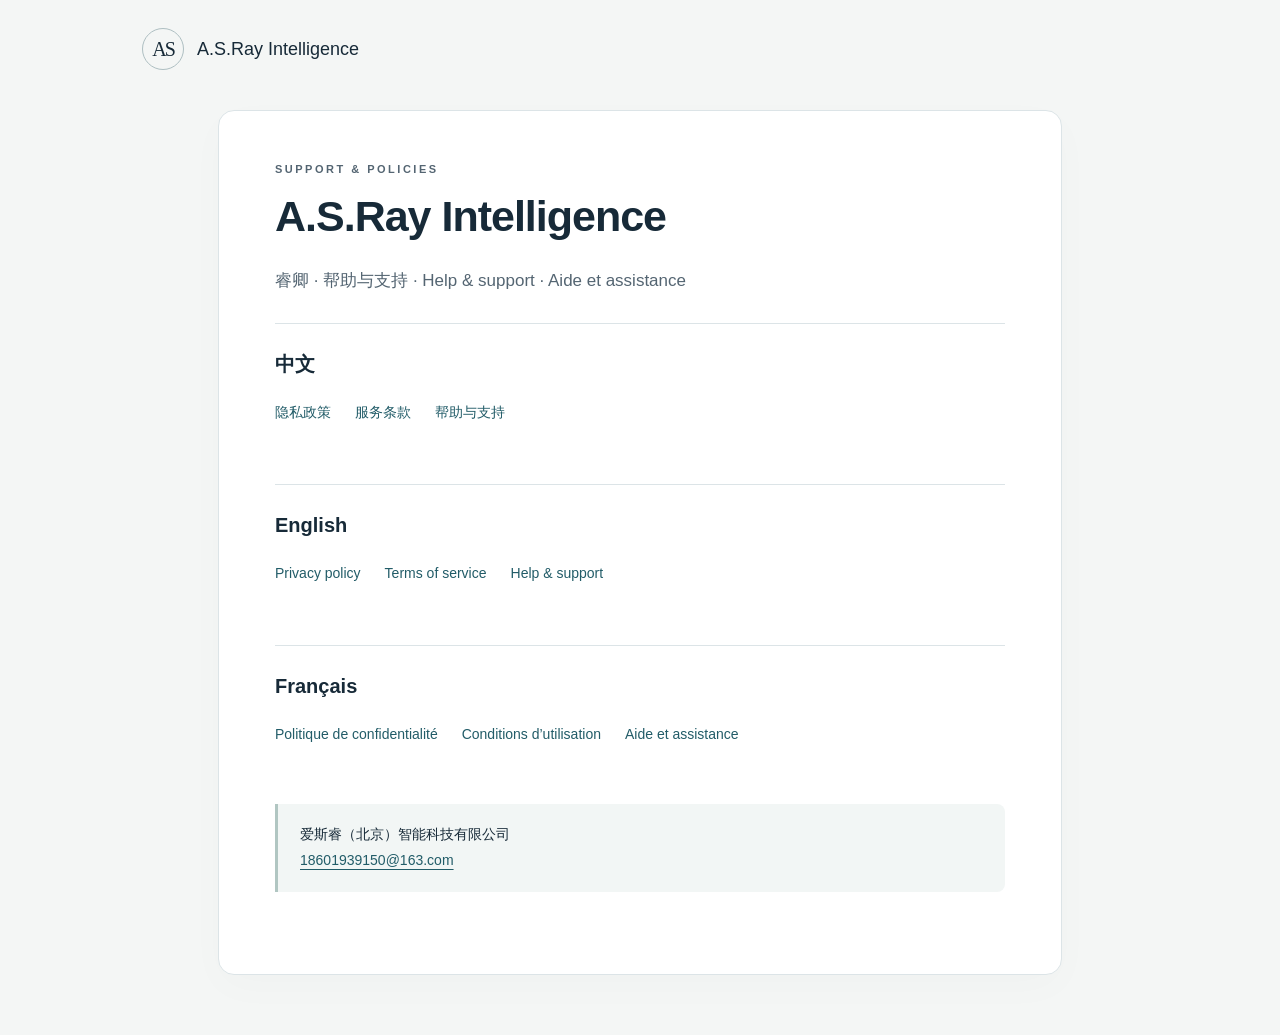
<file: index.html>
<!doctype html><html lang="en"><head><meta charset="utf-8"><meta name="viewport" content="width=device-width, initial-scale=1"><title>A.S.Ray Intelligence · Support & policies</title><link rel="stylesheet" href="style.css"></head><body><header><span class="brand"><span class="mark">AS</span>A.S.Ray Intelligence</span></header><main><article><p class="eyebrow">SUPPORT & POLICIES</p><h1>A.S.Ray Intelligence</h1><p class="intro">睿卿 · 帮助与支持 · Help & support · Aide et assistance</p><section lang="zh-Hans"><h2>中文</h2><nav class="documents"><a href="zh/privacy.html">隐私政策</a><a href="zh/terms.html">服务条款</a><a href="zh/support.html">帮助与支持</a></nav></section><section lang="en"><h2>English</h2><nav class="documents"><a href="en/privacy.html">Privacy policy</a><a href="en/terms.html">Terms of service</a><a href="en/support.html">Help &amp; support</a></nav></section><section lang="fr"><h2>Français</h2><nav class="documents"><a href="fr/privacy.html">Politique de confidentialité</a><a href="fr/terms.html">Conditions d’utilisation</a><a href="fr/support.html">Aide et assistance</a></nav></section><aside><p>爱斯睿（北京）智能科技有限公司<br><a href="mailto:18601939150@163.com">18601939150@163.com</a></p></aside></article></main></body></html>
</file>
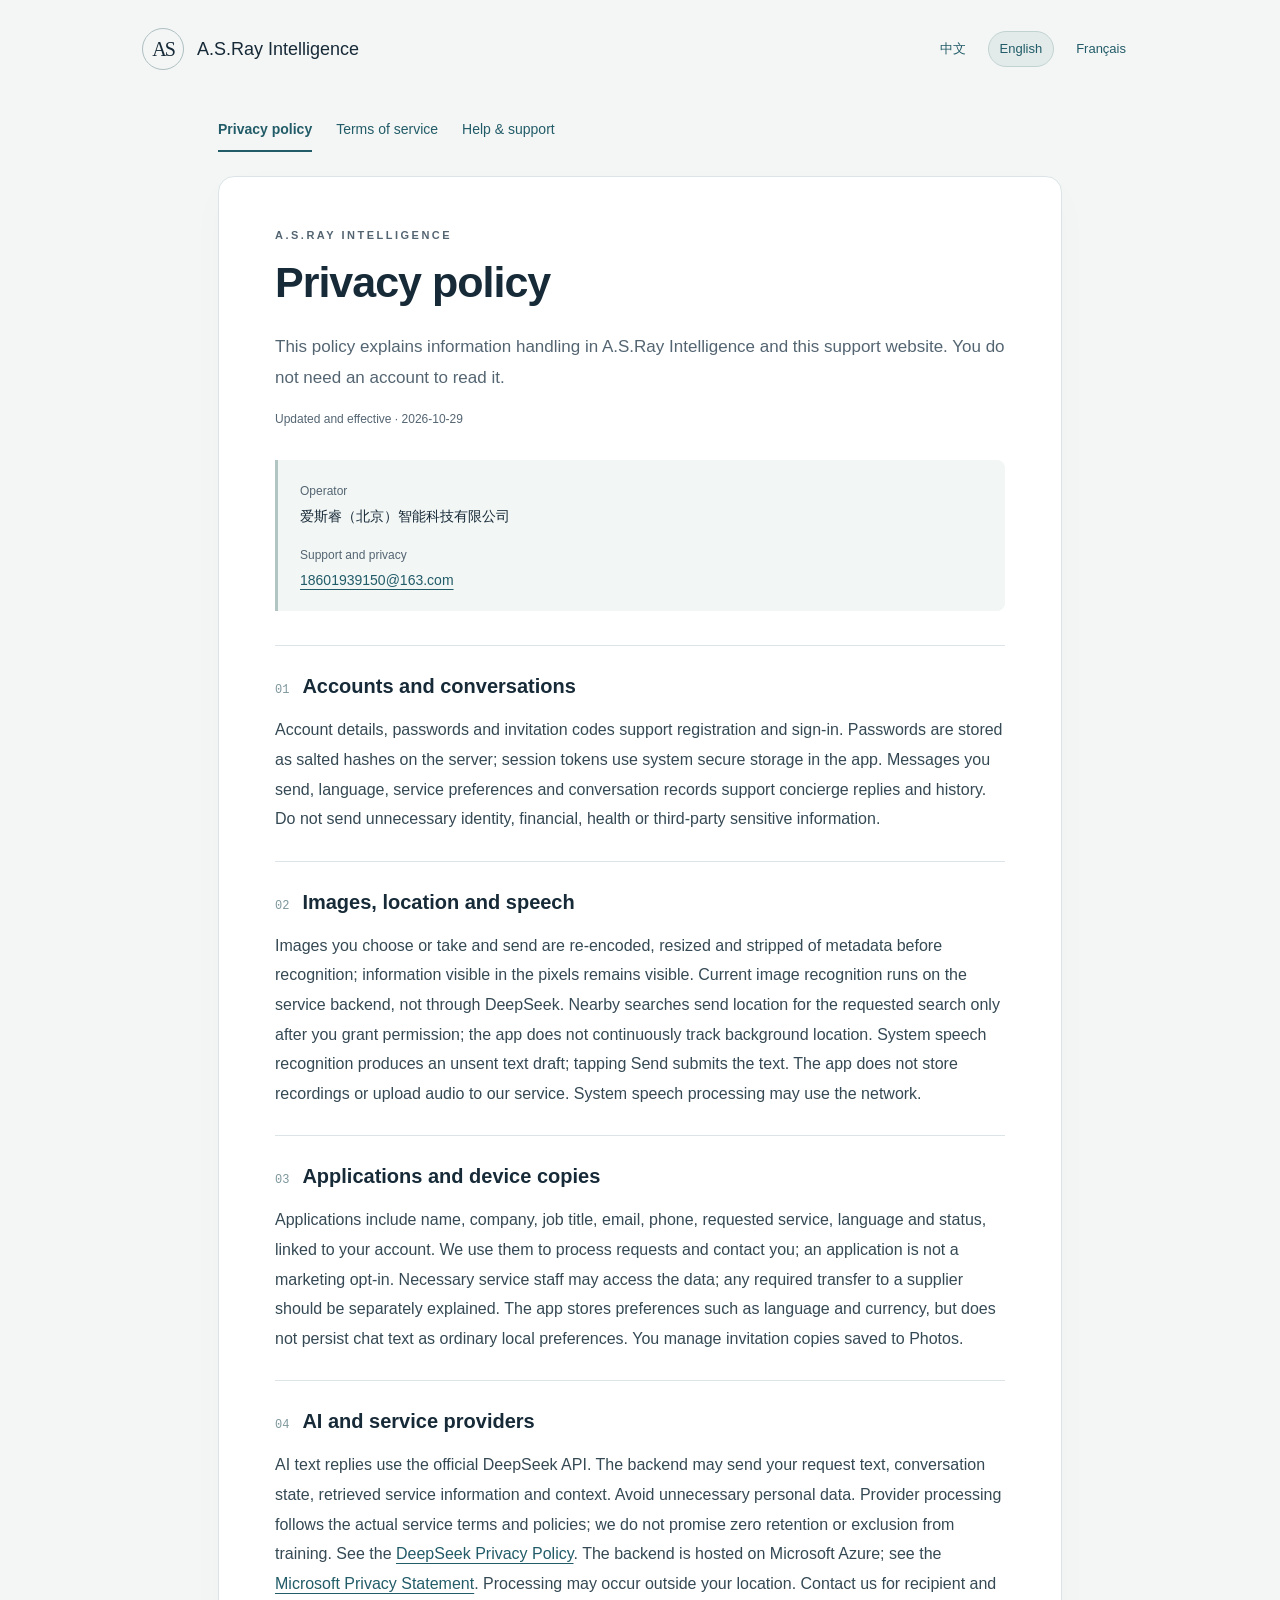
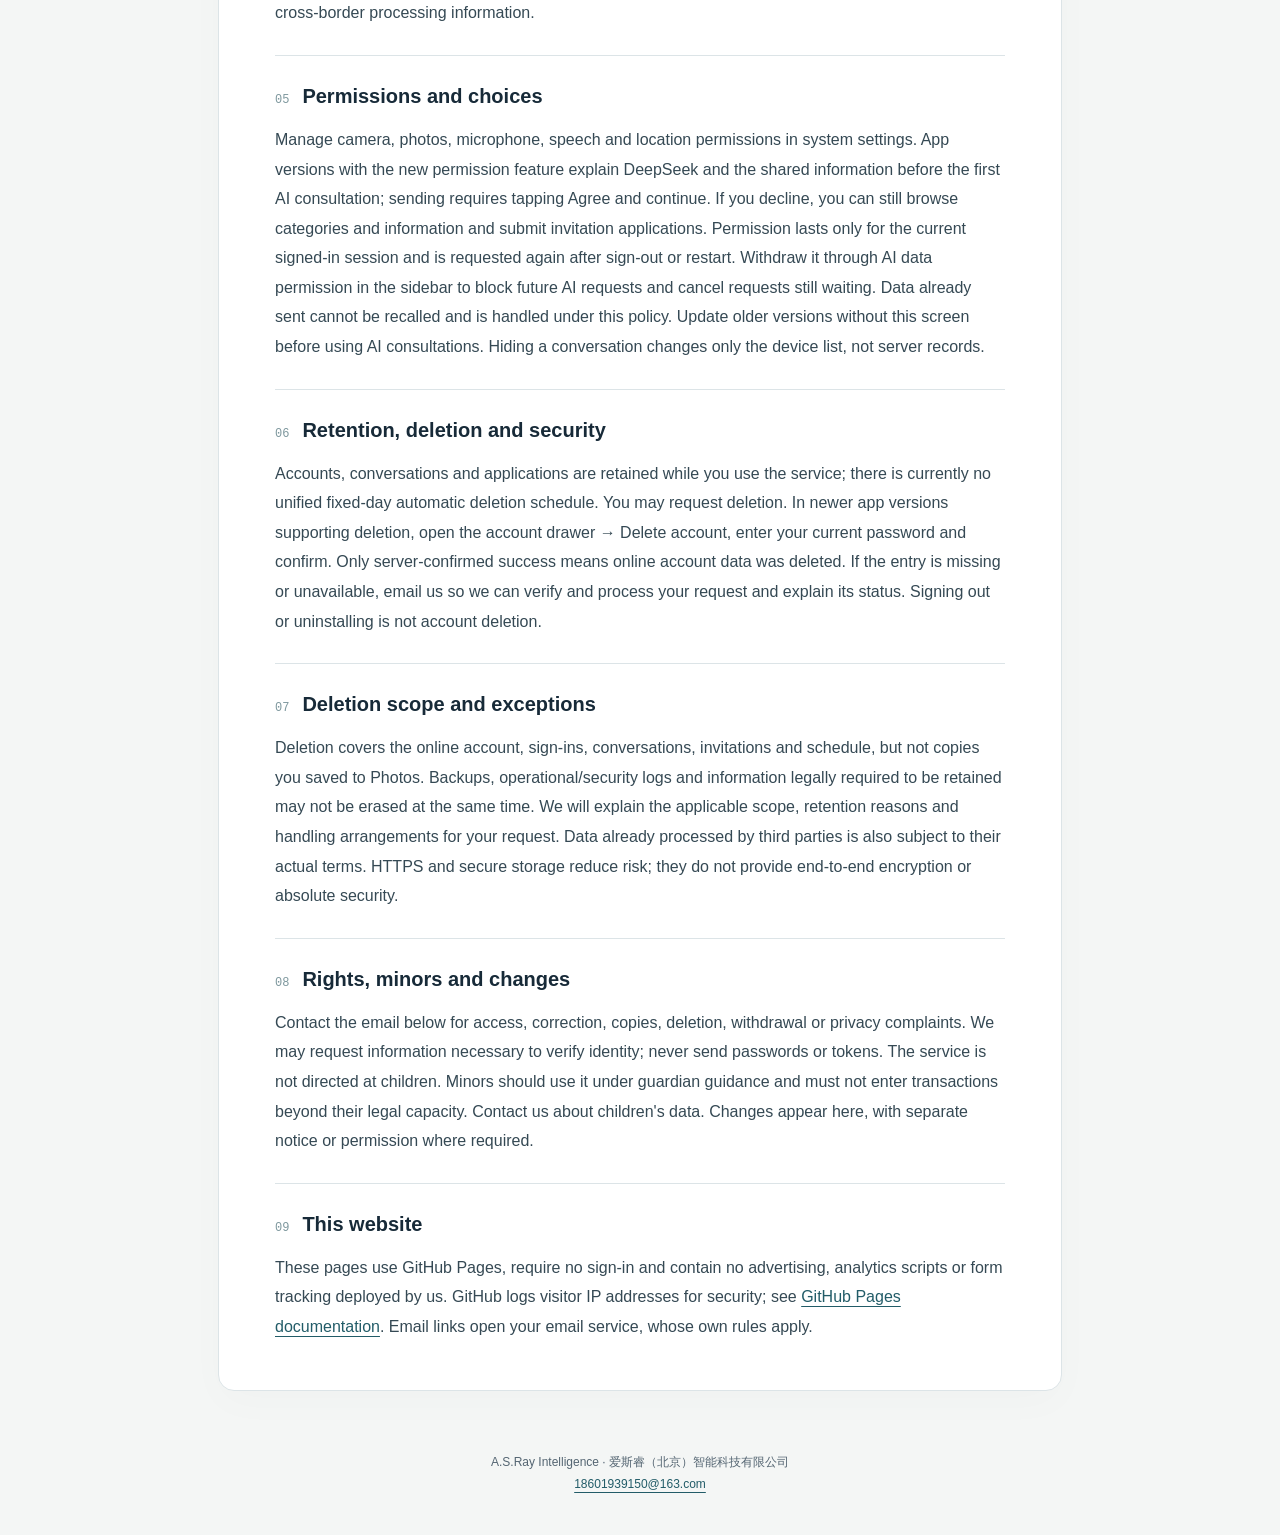
<file: en/privacy.html>
<!doctype html>
<html lang="en"><head><meta charset="utf-8"><meta name="viewport" content="width=device-width, initial-scale=1"><meta name="description" content="This policy explains information handling in A.S.Ray Intelligence and this support website. You do not need an account to read it."><title>Privacy policy · A.S.Ray Intelligence</title><link rel="stylesheet" href="../style.css"></head>
<body><header><a class="brand" href="../index.html"><span class="mark">AS</span><span>A.S.Ray <strong>Intelligence</strong></span></a><nav class="languages" aria-label="Language"><a href="../zh/privacy.html" lang="zh-Hans">中文</a><a href="../en/privacy.html" lang="en" aria-current="true">English</a><a href="../fr/privacy.html" lang="fr">Français</a></nav></header>
<main><nav class="documents" aria-label="Documents"><a href="privacy.html" aria-current="page">Privacy policy</a><a href="terms.html">Terms of service</a><a href="support.html">Help &amp; support</a></nav><article><p class="eyebrow">A.S.RAY INTELLIGENCE</p><h1>Privacy policy</h1><p class="intro">This policy explains information handling in A.S.Ray Intelligence and this support website. You do not need an account to read it.</p><p class="date">Updated and effective · 2026-10-29</p>
<aside><p><strong>Operator</strong><br>爱斯睿（北京）智能科技有限公司</p><p><strong>Support and privacy</strong><br><a href="mailto:18601939150@163.com">18601939150@163.com</a></p></aside>
<section><h2><span>01</span>Accounts and conversations</h2><p>Account details, passwords and invitation codes support registration and sign-in. Passwords are stored as salted hashes on the server; session tokens use system secure storage in the app. Messages you send, language, service preferences and conversation records support concierge replies and history. Do not send unnecessary identity, financial, health or third-party sensitive information.</p></section>
<section><h2><span>02</span>Images, location and speech</h2><p>Images you choose or take and send are re-encoded, resized and stripped of metadata before recognition; information visible in the pixels remains visible. Current image recognition runs on the service backend, not through DeepSeek. Nearby searches send location for the requested search only after you grant permission; the app does not continuously track background location. System speech recognition produces an unsent text draft; tapping Send submits the text. The app does not store recordings or upload audio to our service. System speech processing may use the network.</p></section>
<section><h2><span>03</span>Applications and device copies</h2><p>Applications include name, company, job title, email, phone, requested service, language and status, linked to your account. We use them to process requests and contact you; an application is not a marketing opt-in. Necessary service staff may access the data; any required transfer to a supplier should be separately explained. The app stores preferences such as language and currency, but does not persist chat text as ordinary local preferences. You manage invitation copies saved to Photos.</p></section>
<section><h2><span>04</span>AI and service providers</h2><p>AI text replies use the official DeepSeek API. The backend may send your request text, conversation state, retrieved service information and context. Avoid unnecessary personal data. Provider processing follows the actual service terms and policies; we do not promise zero retention or exclusion from training. See the <a href="https://cdn.deepseek.com/policies/en-US/deepseek-privacy-policy.html">DeepSeek Privacy Policy</a>. The backend is hosted on Microsoft Azure; see the <a href="https://privacy.microsoft.com/privacystatement">Microsoft Privacy Statement</a>. Processing may occur outside your location. Contact us for recipient and cross-border processing information.</p></section>
<section><h2><span>05</span>Permissions and choices</h2><p>Manage camera, photos, microphone, speech and location permissions in system settings. App versions with the new permission feature explain DeepSeek and the shared information before the first AI consultation; sending requires tapping Agree and continue. If you decline, you can still browse categories and information and submit invitation applications. Permission lasts only for the current signed-in session and is requested again after sign-out or restart. Withdraw it through AI data permission in the sidebar to block future AI requests and cancel requests still waiting. Data already sent cannot be recalled and is handled under this policy. Update older versions without this screen before using AI consultations. Hiding a conversation changes only the device list, not server records.</p></section>
<section><h2><span>06</span>Retention, deletion and security</h2><p>Accounts, conversations and applications are retained while you use the service; there is currently no unified fixed-day automatic deletion schedule. You may request deletion. In newer app versions supporting deletion, open the account drawer → Delete account, enter your current password and confirm. Only server-confirmed success means online account data was deleted. If the entry is missing or unavailable, email us so we can verify and process your request and explain its status. Signing out or uninstalling is not account deletion.</p></section>
<section><h2><span>07</span>Deletion scope and exceptions</h2><p>Deletion covers the online account, sign-ins, conversations, invitations and schedule, but not copies you saved to Photos. Backups, operational/security logs and information legally required to be retained may not be erased at the same time. We will explain the applicable scope, retention reasons and handling arrangements for your request. Data already processed by third parties is also subject to their actual terms. HTTPS and secure storage reduce risk; they do not provide end-to-end encryption or absolute security.</p></section>
<section><h2><span>08</span>Rights, minors and changes</h2><p>Contact the email below for access, correction, copies, deletion, withdrawal or privacy complaints. We may request information necessary to verify identity; never send passwords or tokens. The service is not directed at children. Minors should use it under guardian guidance and must not enter transactions beyond their legal capacity. Contact us about children&#39;s data. Changes appear here, with separate notice or permission where required.</p></section>
<section><h2><span>09</span>This website</h2><p>These pages use GitHub Pages, require no sign-in and contain no advertising, analytics scripts or form tracking deployed by us. GitHub logs visitor IP addresses for security; see <a href="https://docs.github.com/en/pages/getting-started-with-github-pages/what-is-github-pages">GitHub Pages documentation</a>. Email links open your email service, whose own rules apply.</p></section>
</article></main><footer>A.S.Ray Intelligence · 爱斯睿（北京）智能科技有限公司<br><a href="mailto:18601939150@163.com">18601939150@163.com</a></footer></body></html>
</file>
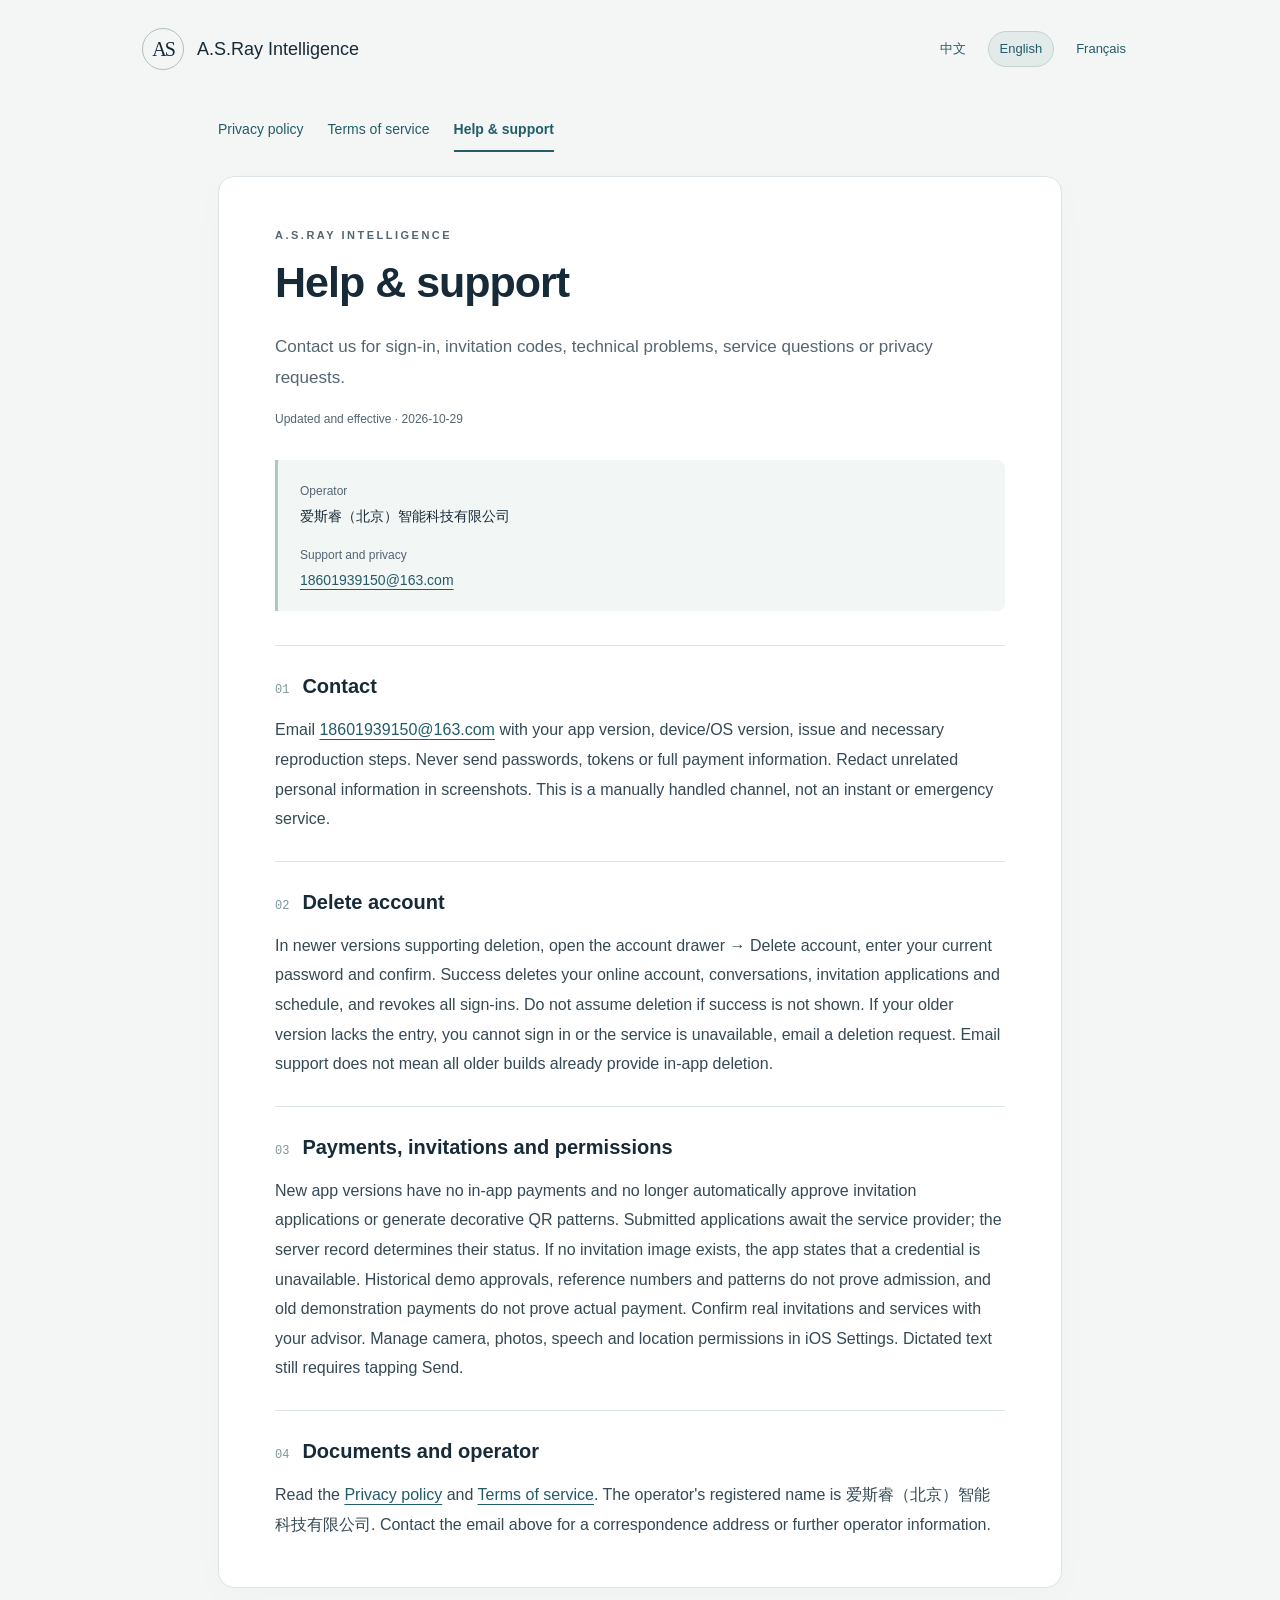
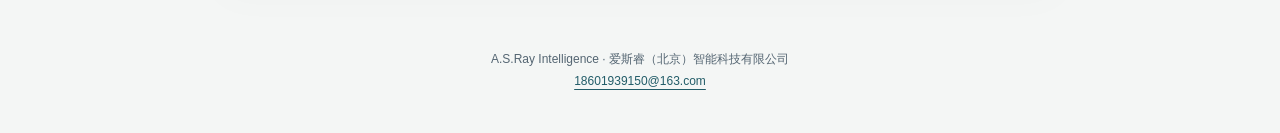
<file: en/support.html>
<!doctype html>
<html lang="en"><head><meta charset="utf-8"><meta name="viewport" content="width=device-width, initial-scale=1"><meta name="description" content="Contact us for sign-in, invitation codes, technical problems, service questions or privacy requests."><title>Help &amp; support · A.S.Ray Intelligence</title><link rel="stylesheet" href="../style.css"></head>
<body><header><a class="brand" href="../index.html"><span class="mark">AS</span><span>A.S.Ray <strong>Intelligence</strong></span></a><nav class="languages" aria-label="Language"><a href="../zh/support.html" lang="zh-Hans">中文</a><a href="../en/support.html" lang="en" aria-current="true">English</a><a href="../fr/support.html" lang="fr">Français</a></nav></header>
<main><nav class="documents" aria-label="Documents"><a href="privacy.html">Privacy policy</a><a href="terms.html">Terms of service</a><a href="support.html" aria-current="page">Help &amp; support</a></nav><article><p class="eyebrow">A.S.RAY INTELLIGENCE</p><h1>Help &amp; support</h1><p class="intro">Contact us for sign-in, invitation codes, technical problems, service questions or privacy requests.</p><p class="date">Updated and effective · 2026-10-29</p>
<aside><p><strong>Operator</strong><br>爱斯睿（北京）智能科技有限公司</p><p><strong>Support and privacy</strong><br><a href="mailto:18601939150@163.com">18601939150@163.com</a></p></aside>
<section><h2><span>01</span>Contact</h2><p>Email <a href="mailto:18601939150@163.com">18601939150@163.com</a> with your app version, device/OS version, issue and necessary reproduction steps. Never send passwords, tokens or full payment information. Redact unrelated personal information in screenshots. This is a manually handled channel, not an instant or emergency service.</p></section>
<section><h2><span>02</span>Delete account</h2><p>In newer versions supporting deletion, open the account drawer → Delete account, enter your current password and confirm. Success deletes your online account, conversations, invitation applications and schedule, and revokes all sign-ins. Do not assume deletion if success is not shown. If your older version lacks the entry, you cannot sign in or the service is unavailable, email a deletion request. Email support does not mean all older builds already provide in-app deletion.</p></section>
<section><h2><span>03</span>Payments, invitations and permissions</h2><p>New app versions have no in-app payments and no longer automatically approve invitation applications or generate decorative QR patterns. Submitted applications await the service provider; the server record determines their status. If no invitation image exists, the app states that a credential is unavailable. Historical demo approvals, reference numbers and patterns do not prove admission, and old demonstration payments do not prove actual payment. Confirm real invitations and services with your advisor. Manage camera, photos, speech and location permissions in iOS Settings. Dictated text still requires tapping Send.</p></section>
<section><h2><span>04</span>Documents and operator</h2><p>Read the <a href="privacy.html">Privacy policy</a> and <a href="terms.html">Terms of service</a>. The operator&#39;s registered name is 爱斯睿（北京）智能科技有限公司. Contact the email above for a correspondence address or further operator information.</p></section>
</article></main><footer>A.S.Ray Intelligence · 爱斯睿（北京）智能科技有限公司<br><a href="mailto:18601939150@163.com">18601939150@163.com</a></footer></body></html>
</file>
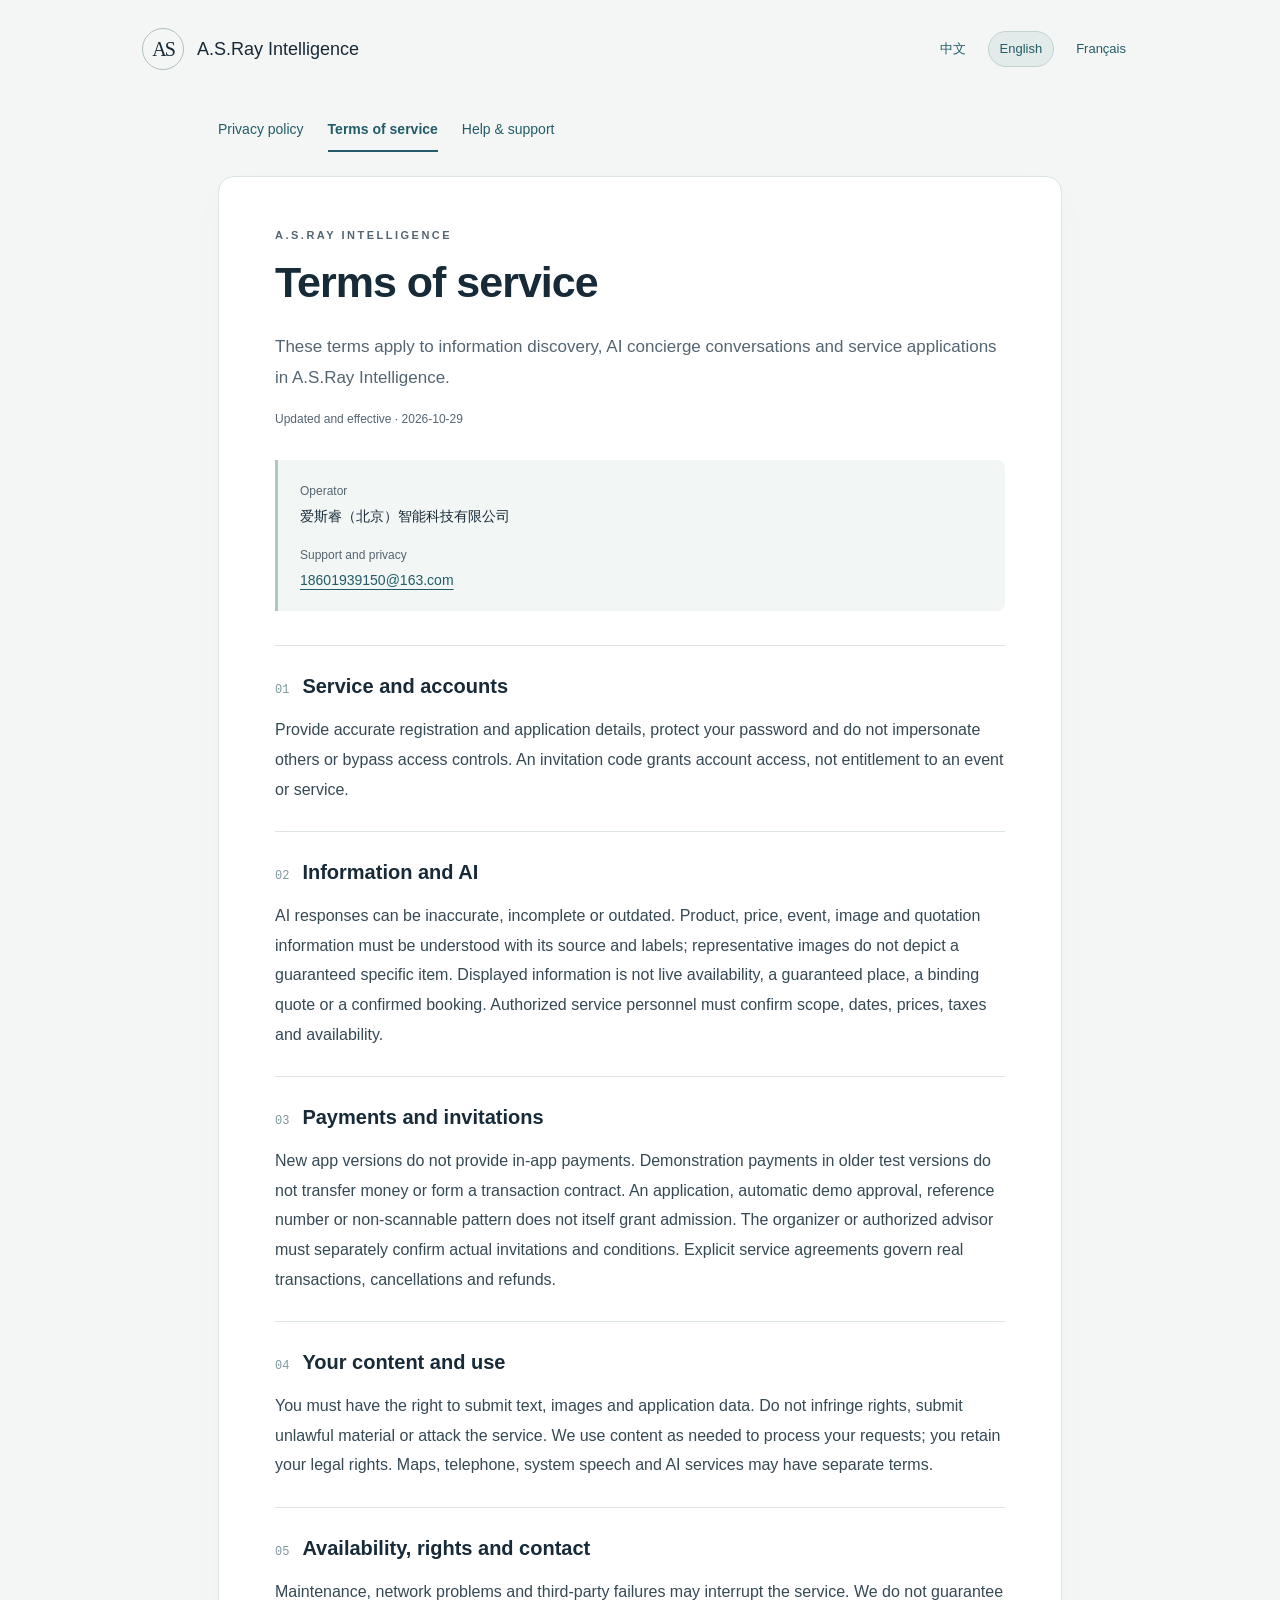
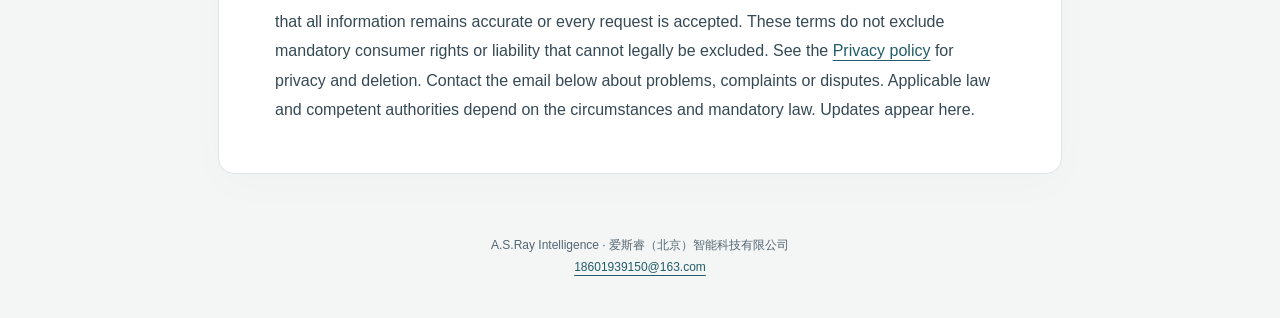
<file: en/terms.html>
<!doctype html>
<html lang="en"><head><meta charset="utf-8"><meta name="viewport" content="width=device-width, initial-scale=1"><meta name="description" content="These terms apply to information discovery, AI concierge conversations and service applications in A.S.Ray Intelligence."><title>Terms of service · A.S.Ray Intelligence</title><link rel="stylesheet" href="../style.css"></head>
<body><header><a class="brand" href="../index.html"><span class="mark">AS</span><span>A.S.Ray <strong>Intelligence</strong></span></a><nav class="languages" aria-label="Language"><a href="../zh/terms.html" lang="zh-Hans">中文</a><a href="../en/terms.html" lang="en" aria-current="true">English</a><a href="../fr/terms.html" lang="fr">Français</a></nav></header>
<main><nav class="documents" aria-label="Documents"><a href="privacy.html">Privacy policy</a><a href="terms.html" aria-current="page">Terms of service</a><a href="support.html">Help &amp; support</a></nav><article><p class="eyebrow">A.S.RAY INTELLIGENCE</p><h1>Terms of service</h1><p class="intro">These terms apply to information discovery, AI concierge conversations and service applications in A.S.Ray Intelligence.</p><p class="date">Updated and effective · 2026-10-29</p>
<aside><p><strong>Operator</strong><br>爱斯睿（北京）智能科技有限公司</p><p><strong>Support and privacy</strong><br><a href="mailto:18601939150@163.com">18601939150@163.com</a></p></aside>
<section><h2><span>01</span>Service and accounts</h2><p>Provide accurate registration and application details, protect your password and do not impersonate others or bypass access controls. An invitation code grants account access, not entitlement to an event or service.</p></section>
<section><h2><span>02</span>Information and AI</h2><p>AI responses can be inaccurate, incomplete or outdated. Product, price, event, image and quotation information must be understood with its source and labels; representative images do not depict a guaranteed specific item. Displayed information is not live availability, a guaranteed place, a binding quote or a confirmed booking. Authorized service personnel must confirm scope, dates, prices, taxes and availability.</p></section>
<section><h2><span>03</span>Payments and invitations</h2><p>New app versions do not provide in-app payments. Demonstration payments in older test versions do not transfer money or form a transaction contract. An application, automatic demo approval, reference number or non-scannable pattern does not itself grant admission. The organizer or authorized advisor must separately confirm actual invitations and conditions. Explicit service agreements govern real transactions, cancellations and refunds.</p></section>
<section><h2><span>04</span>Your content and use</h2><p>You must have the right to submit text, images and application data. Do not infringe rights, submit unlawful material or attack the service. We use content as needed to process your requests; you retain your legal rights. Maps, telephone, system speech and AI services may have separate terms.</p></section>
<section><h2><span>05</span>Availability, rights and contact</h2><p>Maintenance, network problems and third-party failures may interrupt the service. We do not guarantee that all information remains accurate or every request is accepted. These terms do not exclude mandatory consumer rights or liability that cannot legally be excluded. See the <a href="privacy.html">Privacy policy</a> for privacy and deletion. Contact the email below about problems, complaints or disputes. Applicable law and competent authorities depend on the circumstances and mandatory law. Updates appear here.</p></section>
</article></main><footer>A.S.Ray Intelligence · 爱斯睿（北京）智能科技有限公司<br><a href="mailto:18601939150@163.com">18601939150@163.com</a></footer></body></html>
</file>
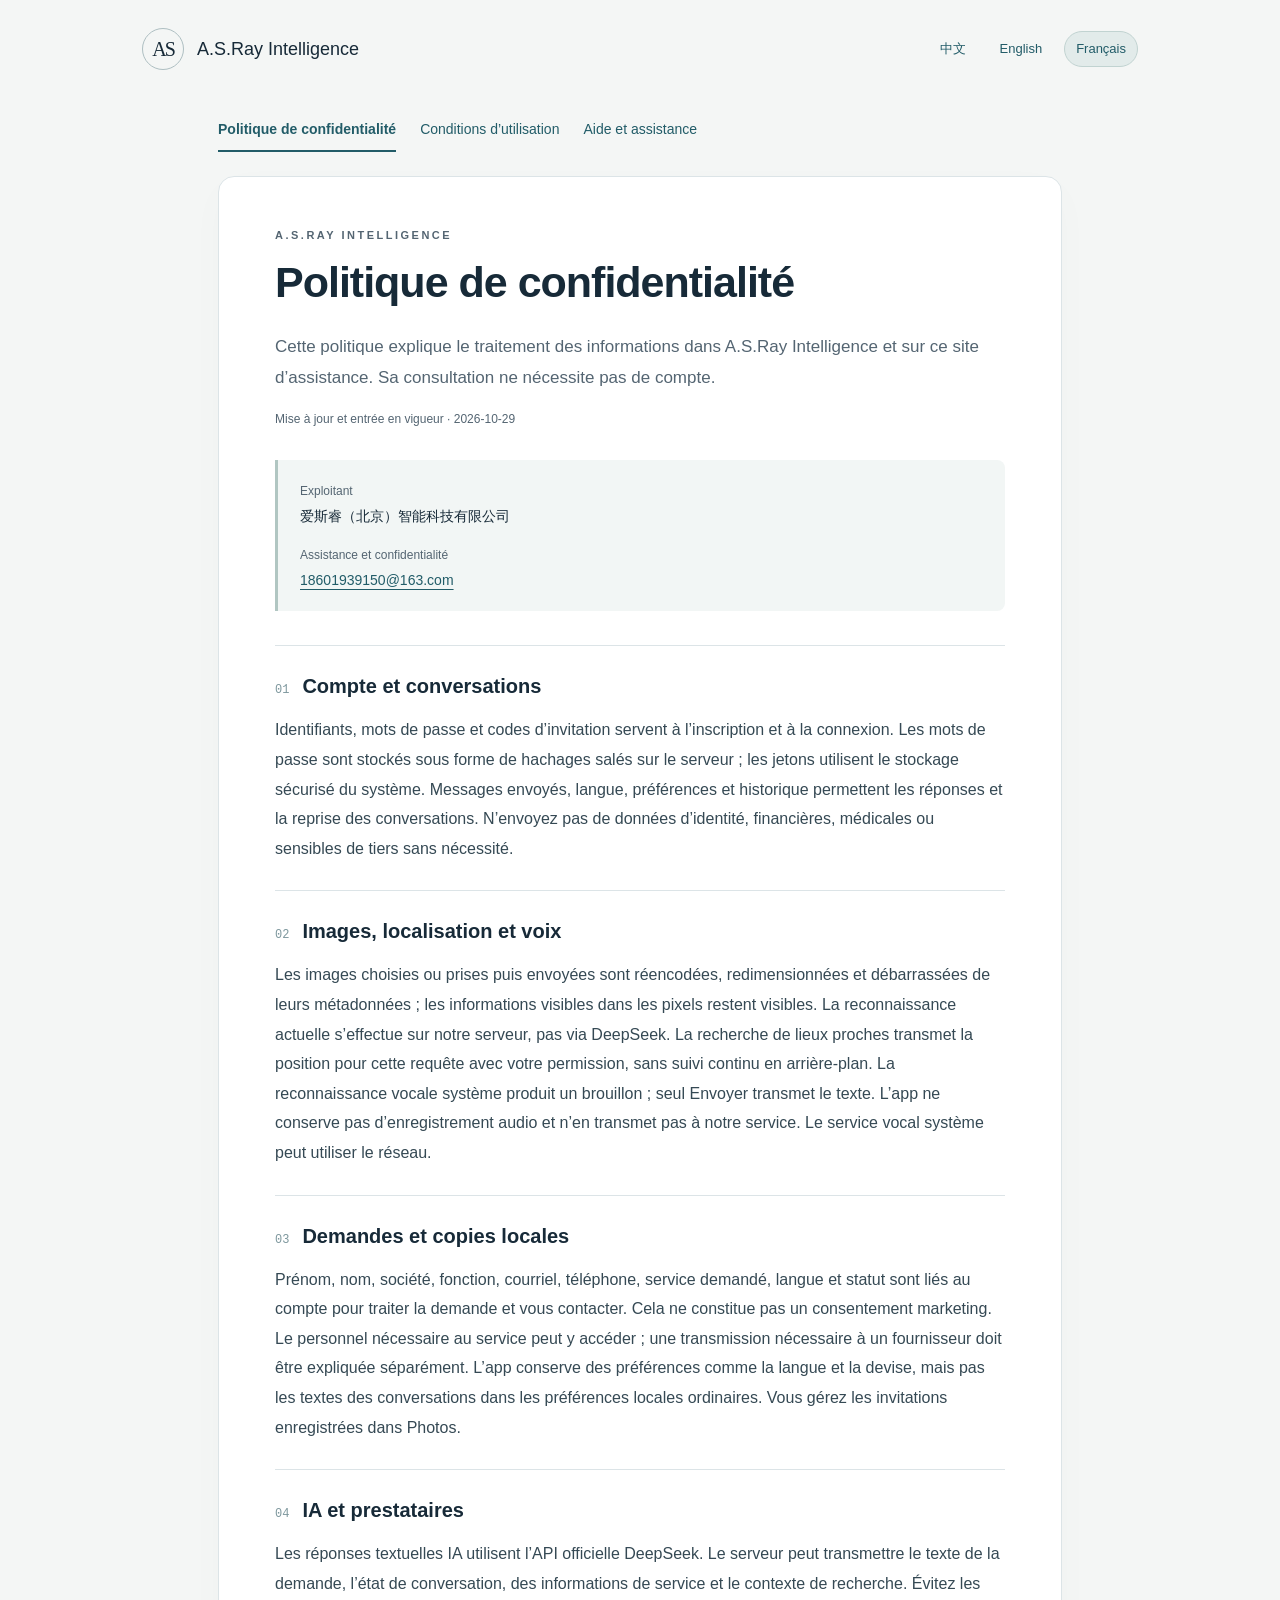
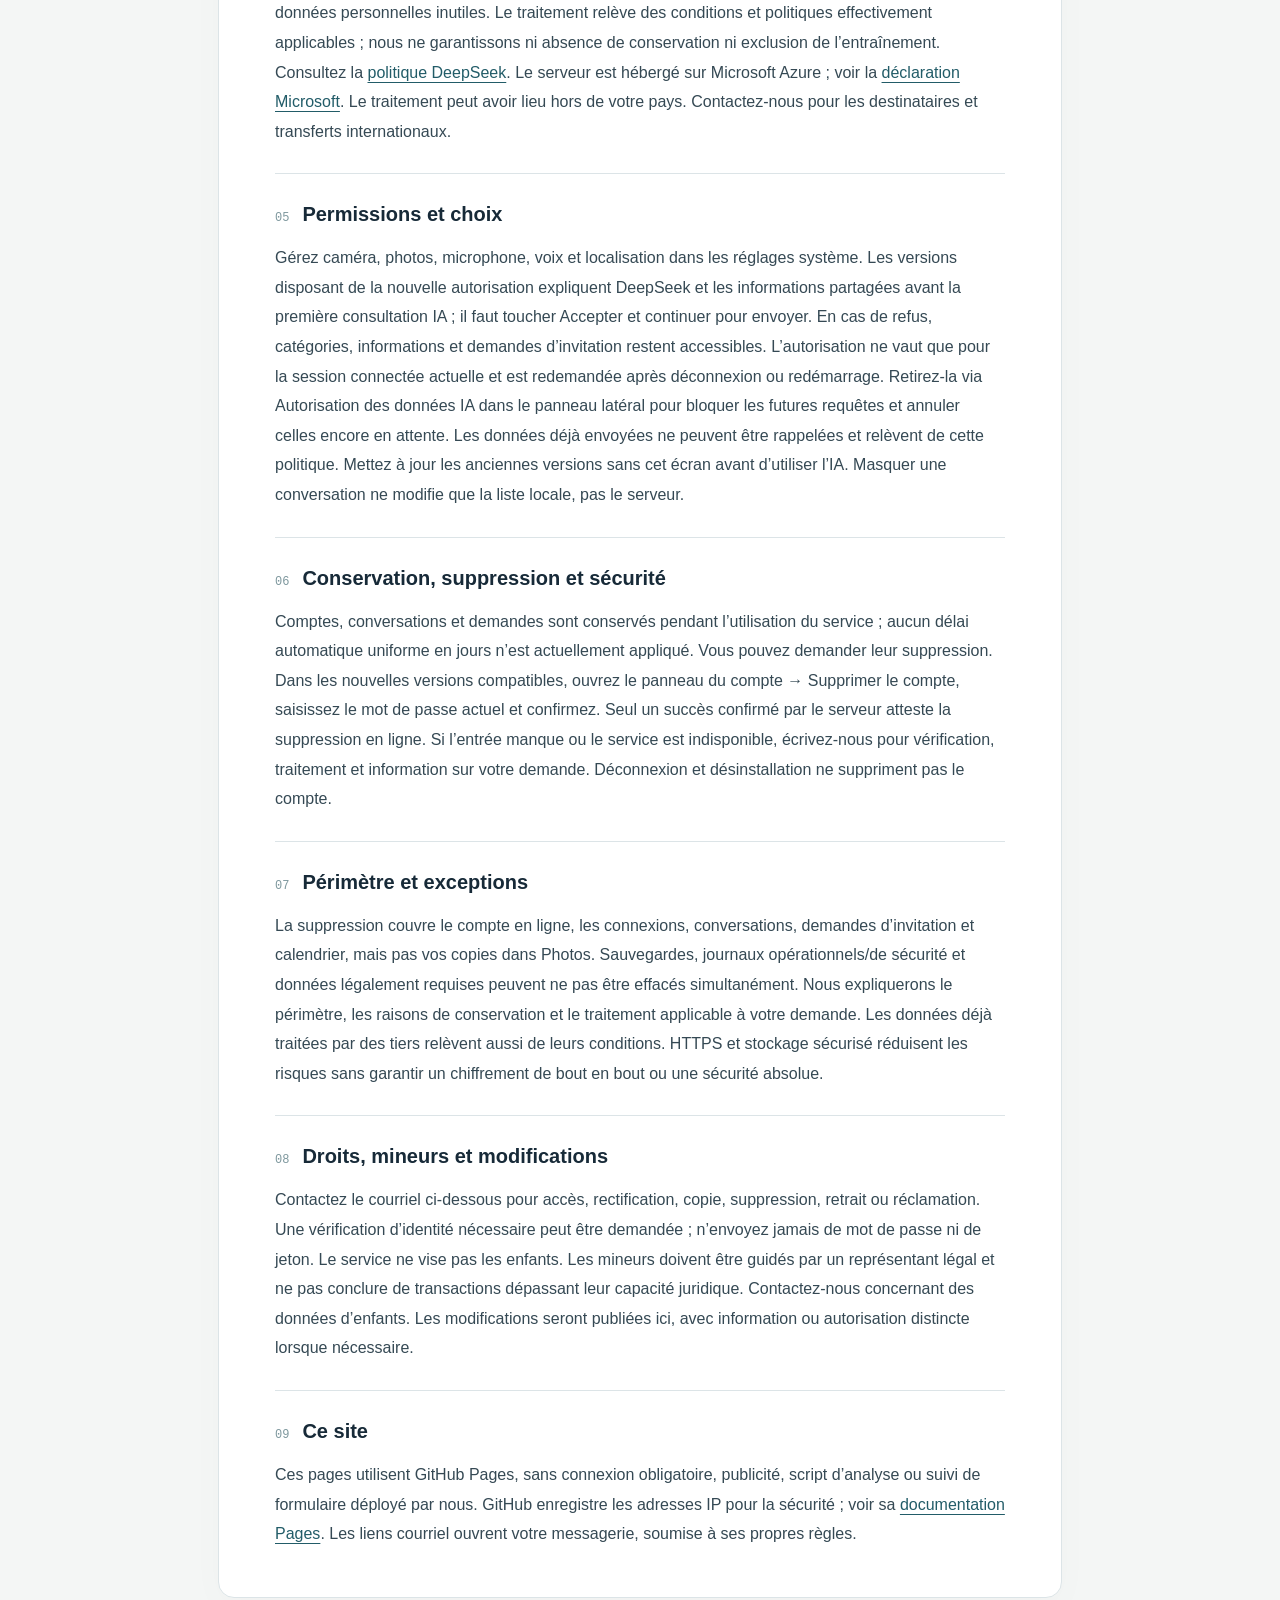
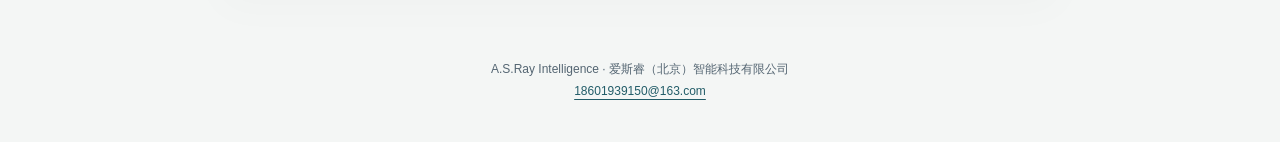
<file: fr/privacy.html>
<!doctype html>
<html lang="fr"><head><meta charset="utf-8"><meta name="viewport" content="width=device-width, initial-scale=1"><meta name="description" content="Cette politique explique le traitement des informations dans A.S.Ray Intelligence et sur ce site d’assistance. Sa consultation ne nécessite pas de compte."><title>Politique de confidentialité · A.S.Ray Intelligence</title><link rel="stylesheet" href="../style.css"></head>
<body><header><a class="brand" href="../index.html"><span class="mark">AS</span><span>A.S.Ray <strong>Intelligence</strong></span></a><nav class="languages" aria-label="Language"><a href="../zh/privacy.html" lang="zh-Hans">中文</a><a href="../en/privacy.html" lang="en">English</a><a href="../fr/privacy.html" lang="fr" aria-current="true">Français</a></nav></header>
<main><nav class="documents" aria-label="Documents"><a href="privacy.html" aria-current="page">Politique de confidentialité</a><a href="terms.html">Conditions d’utilisation</a><a href="support.html">Aide et assistance</a></nav><article><p class="eyebrow">A.S.RAY INTELLIGENCE</p><h1>Politique de confidentialité</h1><p class="intro">Cette politique explique le traitement des informations dans A.S.Ray Intelligence et sur ce site d’assistance. Sa consultation ne nécessite pas de compte.</p><p class="date">Mise à jour et entrée en vigueur · 2026-10-29</p>
<aside><p><strong>Exploitant</strong><br>爱斯睿（北京）智能科技有限公司</p><p><strong>Assistance et confidentialité</strong><br><a href="mailto:18601939150@163.com">18601939150@163.com</a></p></aside>
<section><h2><span>01</span>Compte et conversations</h2><p>Identifiants, mots de passe et codes d’invitation servent à l’inscription et à la connexion. Les mots de passe sont stockés sous forme de hachages salés sur le serveur ; les jetons utilisent le stockage sécurisé du système. Messages envoyés, langue, préférences et historique permettent les réponses et la reprise des conversations. N’envoyez pas de données d’identité, financières, médicales ou sensibles de tiers sans nécessité.</p></section>
<section><h2><span>02</span>Images, localisation et voix</h2><p>Les images choisies ou prises puis envoyées sont réencodées, redimensionnées et débarrassées de leurs métadonnées ; les informations visibles dans les pixels restent visibles. La reconnaissance actuelle s’effectue sur notre serveur, pas via DeepSeek. La recherche de lieux proches transmet la position pour cette requête avec votre permission, sans suivi continu en arrière-plan. La reconnaissance vocale système produit un brouillon ; seul Envoyer transmet le texte. L’app ne conserve pas d’enregistrement audio et n’en transmet pas à notre service. Le service vocal système peut utiliser le réseau.</p></section>
<section><h2><span>03</span>Demandes et copies locales</h2><p>Prénom, nom, société, fonction, courriel, téléphone, service demandé, langue et statut sont liés au compte pour traiter la demande et vous contacter. Cela ne constitue pas un consentement marketing. Le personnel nécessaire au service peut y accéder ; une transmission nécessaire à un fournisseur doit être expliquée séparément. L’app conserve des préférences comme la langue et la devise, mais pas les textes des conversations dans les préférences locales ordinaires. Vous gérez les invitations enregistrées dans Photos.</p></section>
<section><h2><span>04</span>IA et prestataires</h2><p>Les réponses textuelles IA utilisent l’API officielle DeepSeek. Le serveur peut transmettre le texte de la demande, l’état de conversation, des informations de service et le contexte de recherche. Évitez les données personnelles inutiles. Le traitement relève des conditions et politiques effectivement applicables ; nous ne garantissons ni absence de conservation ni exclusion de l’entraînement. Consultez la <a href="https://cdn.deepseek.com/policies/en-US/deepseek-privacy-policy.html">politique DeepSeek</a>. Le serveur est hébergé sur Microsoft Azure ; voir la <a href="https://privacy.microsoft.com/privacystatement">déclaration Microsoft</a>. Le traitement peut avoir lieu hors de votre pays. Contactez-nous pour les destinataires et transferts internationaux.</p></section>
<section><h2><span>05</span>Permissions et choix</h2><p>Gérez caméra, photos, microphone, voix et localisation dans les réglages système. Les versions disposant de la nouvelle autorisation expliquent DeepSeek et les informations partagées avant la première consultation IA ; il faut toucher Accepter et continuer pour envoyer. En cas de refus, catégories, informations et demandes d’invitation restent accessibles. L’autorisation ne vaut que pour la session connectée actuelle et est redemandée après déconnexion ou redémarrage. Retirez-la via Autorisation des données IA dans le panneau latéral pour bloquer les futures requêtes et annuler celles encore en attente. Les données déjà envoyées ne peuvent être rappelées et relèvent de cette politique. Mettez à jour les anciennes versions sans cet écran avant d’utiliser l’IA. Masquer une conversation ne modifie que la liste locale, pas le serveur.</p></section>
<section><h2><span>06</span>Conservation, suppression et sécurité</h2><p>Comptes, conversations et demandes sont conservés pendant l’utilisation du service ; aucun délai automatique uniforme en jours n’est actuellement appliqué. Vous pouvez demander leur suppression. Dans les nouvelles versions compatibles, ouvrez le panneau du compte → Supprimer le compte, saisissez le mot de passe actuel et confirmez. Seul un succès confirmé par le serveur atteste la suppression en ligne. Si l’entrée manque ou le service est indisponible, écrivez-nous pour vérification, traitement et information sur votre demande. Déconnexion et désinstallation ne suppriment pas le compte.</p></section>
<section><h2><span>07</span>Périmètre et exceptions</h2><p>La suppression couvre le compte en ligne, les connexions, conversations, demandes d’invitation et calendrier, mais pas vos copies dans Photos. Sauvegardes, journaux opérationnels/de sécurité et données légalement requises peuvent ne pas être effacés simultanément. Nous expliquerons le périmètre, les raisons de conservation et le traitement applicable à votre demande. Les données déjà traitées par des tiers relèvent aussi de leurs conditions. HTTPS et stockage sécurisé réduisent les risques sans garantir un chiffrement de bout en bout ou une sécurité absolue.</p></section>
<section><h2><span>08</span>Droits, mineurs et modifications</h2><p>Contactez le courriel ci-dessous pour accès, rectification, copie, suppression, retrait ou réclamation. Une vérification d’identité nécessaire peut être demandée ; n’envoyez jamais de mot de passe ni de jeton. Le service ne vise pas les enfants. Les mineurs doivent être guidés par un représentant légal et ne pas conclure de transactions dépassant leur capacité juridique. Contactez-nous concernant des données d’enfants. Les modifications seront publiées ici, avec information ou autorisation distincte lorsque nécessaire.</p></section>
<section><h2><span>09</span>Ce site</h2><p>Ces pages utilisent GitHub Pages, sans connexion obligatoire, publicité, script d’analyse ou suivi de formulaire déployé par nous. GitHub enregistre les adresses IP pour la sécurité ; voir sa <a href="https://docs.github.com/en/pages/getting-started-with-github-pages/what-is-github-pages">documentation Pages</a>. Les liens courriel ouvrent votre messagerie, soumise à ses propres règles.</p></section>
</article></main><footer>A.S.Ray Intelligence · 爱斯睿（北京）智能科技有限公司<br><a href="mailto:18601939150@163.com">18601939150@163.com</a></footer></body></html>
</file>
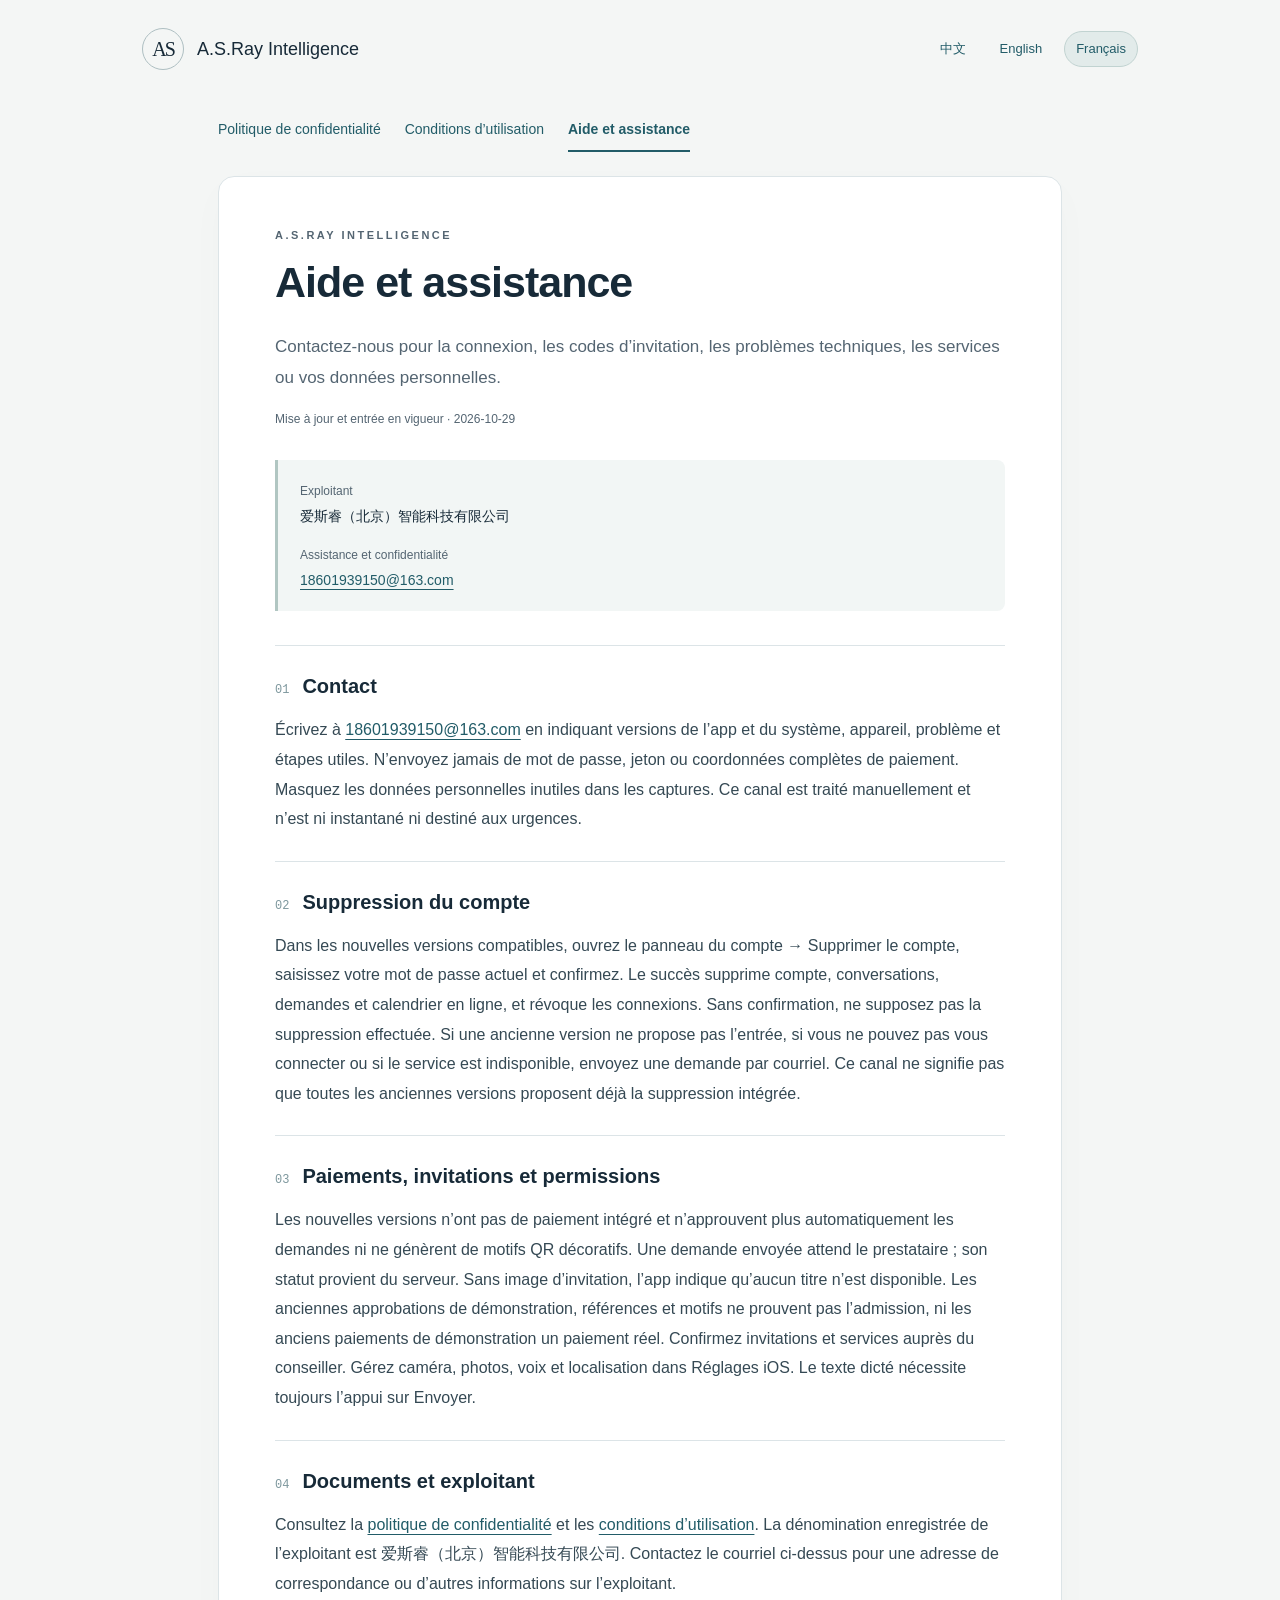
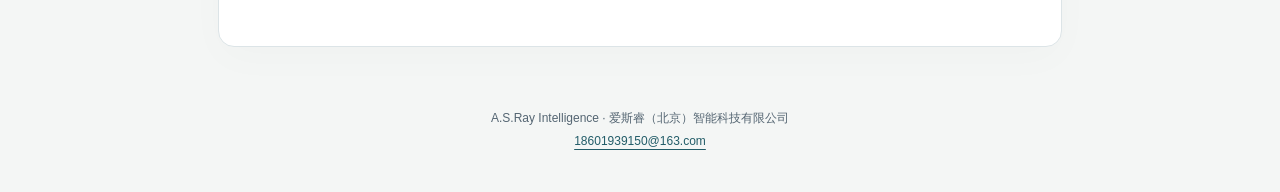
<file: fr/support.html>
<!doctype html>
<html lang="fr"><head><meta charset="utf-8"><meta name="viewport" content="width=device-width, initial-scale=1"><meta name="description" content="Contactez-nous pour la connexion, les codes d’invitation, les problèmes techniques, les services ou vos données personnelles."><title>Aide et assistance · A.S.Ray Intelligence</title><link rel="stylesheet" href="../style.css"></head>
<body><header><a class="brand" href="../index.html"><span class="mark">AS</span><span>A.S.Ray <strong>Intelligence</strong></span></a><nav class="languages" aria-label="Language"><a href="../zh/support.html" lang="zh-Hans">中文</a><a href="../en/support.html" lang="en">English</a><a href="../fr/support.html" lang="fr" aria-current="true">Français</a></nav></header>
<main><nav class="documents" aria-label="Documents"><a href="privacy.html">Politique de confidentialité</a><a href="terms.html">Conditions d’utilisation</a><a href="support.html" aria-current="page">Aide et assistance</a></nav><article><p class="eyebrow">A.S.RAY INTELLIGENCE</p><h1>Aide et assistance</h1><p class="intro">Contactez-nous pour la connexion, les codes d’invitation, les problèmes techniques, les services ou vos données personnelles.</p><p class="date">Mise à jour et entrée en vigueur · 2026-10-29</p>
<aside><p><strong>Exploitant</strong><br>爱斯睿（北京）智能科技有限公司</p><p><strong>Assistance et confidentialité</strong><br><a href="mailto:18601939150@163.com">18601939150@163.com</a></p></aside>
<section><h2><span>01</span>Contact</h2><p>Écrivez à <a href="mailto:18601939150@163.com">18601939150@163.com</a> en indiquant versions de l’app et du système, appareil, problème et étapes utiles. N’envoyez jamais de mot de passe, jeton ou coordonnées complètes de paiement. Masquez les données personnelles inutiles dans les captures. Ce canal est traité manuellement et n’est ni instantané ni destiné aux urgences.</p></section>
<section><h2><span>02</span>Suppression du compte</h2><p>Dans les nouvelles versions compatibles, ouvrez le panneau du compte → Supprimer le compte, saisissez votre mot de passe actuel et confirmez. Le succès supprime compte, conversations, demandes et calendrier en ligne, et révoque les connexions. Sans confirmation, ne supposez pas la suppression effectuée. Si une ancienne version ne propose pas l’entrée, si vous ne pouvez pas vous connecter ou si le service est indisponible, envoyez une demande par courriel. Ce canal ne signifie pas que toutes les anciennes versions proposent déjà la suppression intégrée.</p></section>
<section><h2><span>03</span>Paiements, invitations et permissions</h2><p>Les nouvelles versions n’ont pas de paiement intégré et n’approuvent plus automatiquement les demandes ni ne génèrent de motifs QR décoratifs. Une demande envoyée attend le prestataire ; son statut provient du serveur. Sans image d’invitation, l’app indique qu’aucun titre n’est disponible. Les anciennes approbations de démonstration, références et motifs ne prouvent pas l’admission, ni les anciens paiements de démonstration un paiement réel. Confirmez invitations et services auprès du conseiller. Gérez caméra, photos, voix et localisation dans Réglages iOS. Le texte dicté nécessite toujours l’appui sur Envoyer.</p></section>
<section><h2><span>04</span>Documents et exploitant</h2><p>Consultez la <a href="privacy.html">politique de confidentialité</a> et les <a href="terms.html">conditions d’utilisation</a>. La dénomination enregistrée de l’exploitant est 爱斯睿（北京）智能科技有限公司. Contactez le courriel ci-dessus pour une adresse de correspondance ou d’autres informations sur l’exploitant.</p></section>
</article></main><footer>A.S.Ray Intelligence · 爱斯睿（北京）智能科技有限公司<br><a href="mailto:18601939150@163.com">18601939150@163.com</a></footer></body></html>
</file>
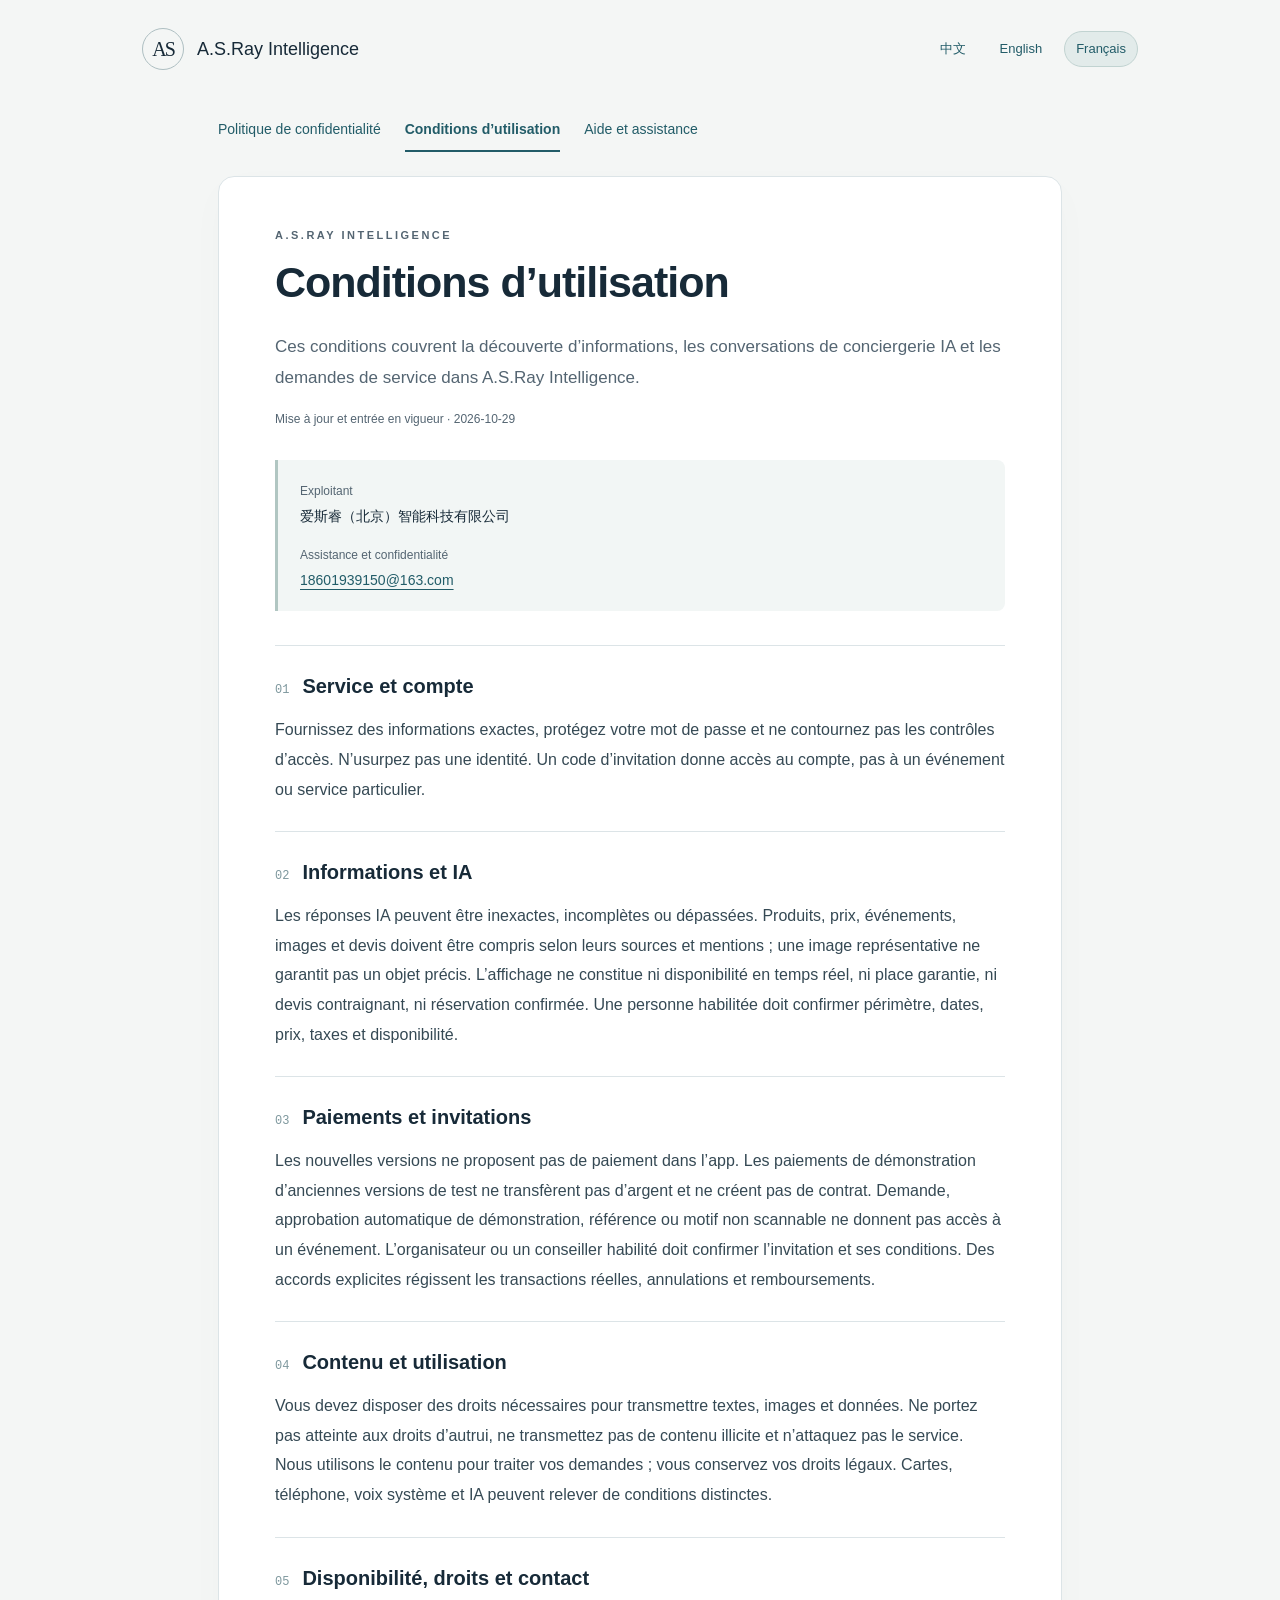
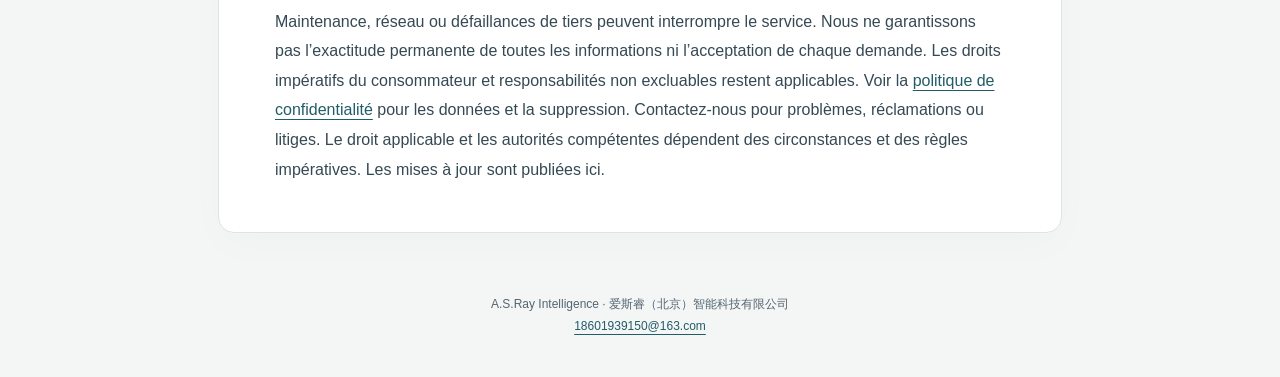
<file: fr/terms.html>
<!doctype html>
<html lang="fr"><head><meta charset="utf-8"><meta name="viewport" content="width=device-width, initial-scale=1"><meta name="description" content="Ces conditions couvrent la découverte d’informations, les conversations de conciergerie IA et les demandes de service dans A.S.Ray Intelligence."><title>Conditions d’utilisation · A.S.Ray Intelligence</title><link rel="stylesheet" href="../style.css"></head>
<body><header><a class="brand" href="../index.html"><span class="mark">AS</span><span>A.S.Ray <strong>Intelligence</strong></span></a><nav class="languages" aria-label="Language"><a href="../zh/terms.html" lang="zh-Hans">中文</a><a href="../en/terms.html" lang="en">English</a><a href="../fr/terms.html" lang="fr" aria-current="true">Français</a></nav></header>
<main><nav class="documents" aria-label="Documents"><a href="privacy.html">Politique de confidentialité</a><a href="terms.html" aria-current="page">Conditions d’utilisation</a><a href="support.html">Aide et assistance</a></nav><article><p class="eyebrow">A.S.RAY INTELLIGENCE</p><h1>Conditions d’utilisation</h1><p class="intro">Ces conditions couvrent la découverte d’informations, les conversations de conciergerie IA et les demandes de service dans A.S.Ray Intelligence.</p><p class="date">Mise à jour et entrée en vigueur · 2026-10-29</p>
<aside><p><strong>Exploitant</strong><br>爱斯睿（北京）智能科技有限公司</p><p><strong>Assistance et confidentialité</strong><br><a href="mailto:18601939150@163.com">18601939150@163.com</a></p></aside>
<section><h2><span>01</span>Service et compte</h2><p>Fournissez des informations exactes, protégez votre mot de passe et ne contournez pas les contrôles d’accès. N’usurpez pas une identité. Un code d’invitation donne accès au compte, pas à un événement ou service particulier.</p></section>
<section><h2><span>02</span>Informations et IA</h2><p>Les réponses IA peuvent être inexactes, incomplètes ou dépassées. Produits, prix, événements, images et devis doivent être compris selon leurs sources et mentions ; une image représentative ne garantit pas un objet précis. L’affichage ne constitue ni disponibilité en temps réel, ni place garantie, ni devis contraignant, ni réservation confirmée. Une personne habilitée doit confirmer périmètre, dates, prix, taxes et disponibilité.</p></section>
<section><h2><span>03</span>Paiements et invitations</h2><p>Les nouvelles versions ne proposent pas de paiement dans l’app. Les paiements de démonstration d’anciennes versions de test ne transfèrent pas d’argent et ne créent pas de contrat. Demande, approbation automatique de démonstration, référence ou motif non scannable ne donnent pas accès à un événement. L’organisateur ou un conseiller habilité doit confirmer l’invitation et ses conditions. Des accords explicites régissent les transactions réelles, annulations et remboursements.</p></section>
<section><h2><span>04</span>Contenu et utilisation</h2><p>Vous devez disposer des droits nécessaires pour transmettre textes, images et données. Ne portez pas atteinte aux droits d’autrui, ne transmettez pas de contenu illicite et n’attaquez pas le service. Nous utilisons le contenu pour traiter vos demandes ; vous conservez vos droits légaux. Cartes, téléphone, voix système et IA peuvent relever de conditions distinctes.</p></section>
<section><h2><span>05</span>Disponibilité, droits et contact</h2><p>Maintenance, réseau ou défaillances de tiers peuvent interrompre le service. Nous ne garantissons pas l’exactitude permanente de toutes les informations ni l’acceptation de chaque demande. Les droits impératifs du consommateur et responsabilités non excluables restent applicables. Voir la <a href="privacy.html">politique de confidentialité</a> pour les données et la suppression. Contactez-nous pour problèmes, réclamations ou litiges. Le droit applicable et les autorités compétentes dépendent des circonstances et des règles impératives. Les mises à jour sont publiées ici.</p></section>
</article></main><footer>A.S.Ray Intelligence · 爱斯睿（北京）智能科技有限公司<br><a href="mailto:18601939150@163.com">18601939150@163.com</a></footer></body></html>
</file>
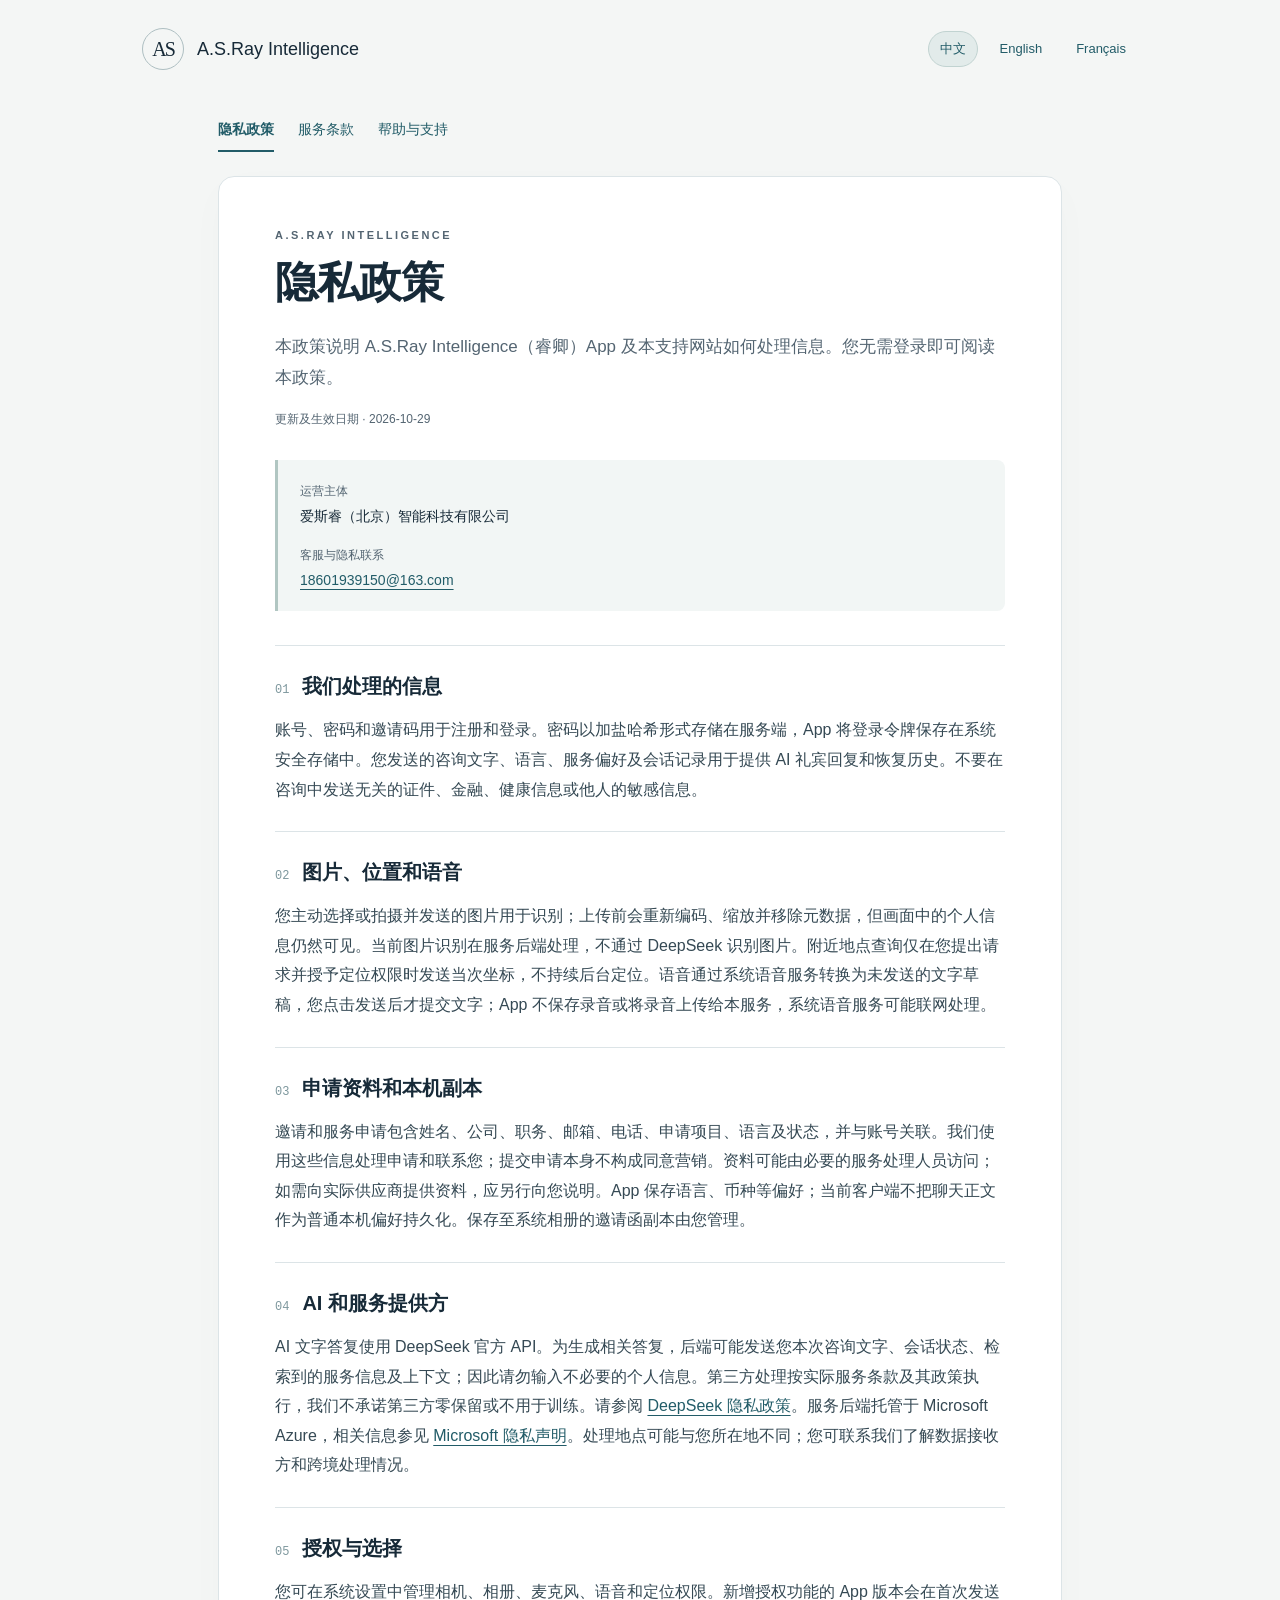
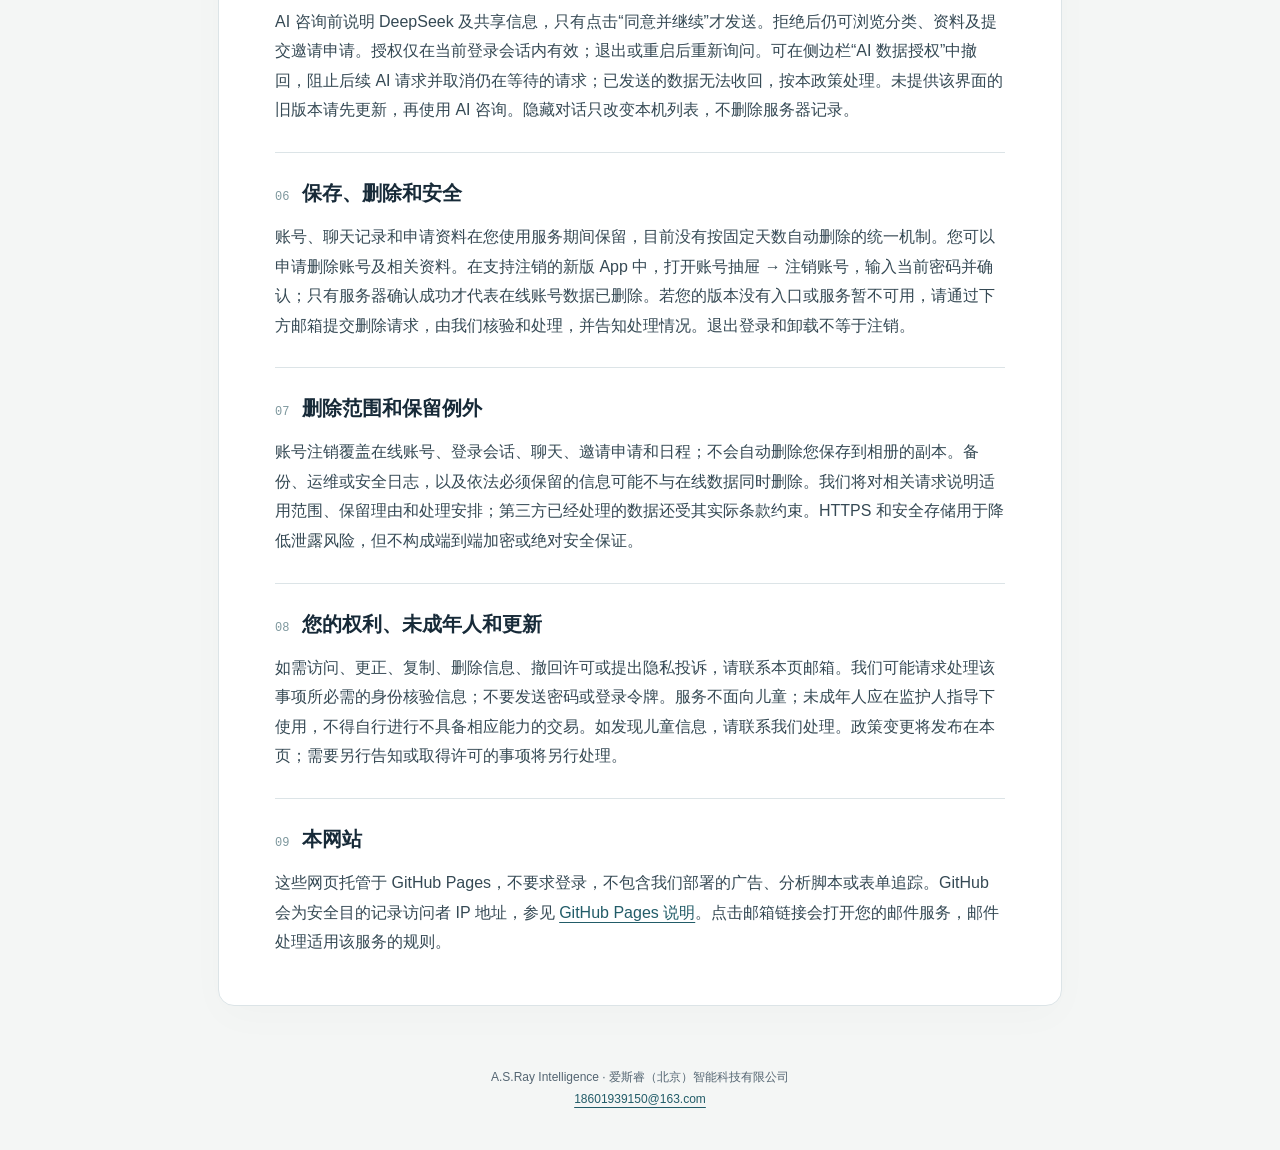
<file: zh/privacy.html>
<!doctype html>
<html lang="zh-Hans"><head><meta charset="utf-8"><meta name="viewport" content="width=device-width, initial-scale=1"><meta name="description" content="本政策说明 A.S.Ray Intelligence（睿卿）App 及本支持网站如何处理信息。您无需登录即可阅读本政策。"><title>隐私政策 · A.S.Ray Intelligence</title><link rel="stylesheet" href="../style.css"></head>
<body><header><a class="brand" href="../index.html"><span class="mark">AS</span><span>A.S.Ray <strong>Intelligence</strong></span></a><nav class="languages" aria-label="Language"><a href="../zh/privacy.html" lang="zh-Hans" aria-current="true">中文</a><a href="../en/privacy.html" lang="en">English</a><a href="../fr/privacy.html" lang="fr">Français</a></nav></header>
<main><nav class="documents" aria-label="Documents"><a href="privacy.html" aria-current="page">隐私政策</a><a href="terms.html">服务条款</a><a href="support.html">帮助与支持</a></nav><article><p class="eyebrow">A.S.RAY INTELLIGENCE</p><h1>隐私政策</h1><p class="intro">本政策说明 A.S.Ray Intelligence（睿卿）App 及本支持网站如何处理信息。您无需登录即可阅读本政策。</p><p class="date">更新及生效日期 · 2026-10-29</p>
<aside><p><strong>运营主体</strong><br>爱斯睿（北京）智能科技有限公司</p><p><strong>客服与隐私联系</strong><br><a href="mailto:18601939150@163.com">18601939150@163.com</a></p></aside>
<section><h2><span>01</span>我们处理的信息</h2><p>账号、密码和邀请码用于注册和登录。密码以加盐哈希形式存储在服务端，App 将登录令牌保存在系统安全存储中。您发送的咨询文字、语言、服务偏好及会话记录用于提供 AI 礼宾回复和恢复历史。不要在咨询中发送无关的证件、金融、健康信息或他人的敏感信息。</p></section>
<section><h2><span>02</span>图片、位置和语音</h2><p>您主动选择或拍摄并发送的图片用于识别；上传前会重新编码、缩放并移除元数据，但画面中的个人信息仍然可见。当前图片识别在服务后端处理，不通过 DeepSeek 识别图片。附近地点查询仅在您提出请求并授予定位权限时发送当次坐标，不持续后台定位。语音通过系统语音服务转换为未发送的文字草稿，您点击发送后才提交文字；App 不保存录音或将录音上传给本服务，系统语音服务可能联网处理。</p></section>
<section><h2><span>03</span>申请资料和本机副本</h2><p>邀请和服务申请包含姓名、公司、职务、邮箱、电话、申请项目、语言及状态，并与账号关联。我们使用这些信息处理申请和联系您；提交申请本身不构成同意营销。资料可能由必要的服务处理人员访问；如需向实际供应商提供资料，应另行向您说明。App 保存语言、币种等偏好；当前客户端不把聊天正文作为普通本机偏好持久化。保存至系统相册的邀请函副本由您管理。</p></section>
<section><h2><span>04</span>AI 和服务提供方</h2><p>AI 文字答复使用 DeepSeek 官方 API。为生成相关答复，后端可能发送您本次咨询文字、会话状态、检索到的服务信息及上下文；因此请勿输入不必要的个人信息。第三方处理按实际服务条款及其政策执行，我们不承诺第三方零保留或不用于训练。请参阅 <a href="https://cdn.deepseek.com/policies/en-US/deepseek-privacy-policy.html">DeepSeek 隐私政策</a>。服务后端托管于 Microsoft Azure，相关信息参见 <a href="https://privacy.microsoft.com/privacystatement">Microsoft 隐私声明</a>。处理地点可能与您所在地不同；您可联系我们了解数据接收方和跨境处理情况。</p></section>
<section><h2><span>05</span>授权与选择</h2><p>您可在系统设置中管理相机、相册、麦克风、语音和定位权限。新增授权功能的 App 版本会在首次发送 AI 咨询前说明 DeepSeek 及共享信息，只有点击“同意并继续”才发送。拒绝后仍可浏览分类、资料及提交邀请申请。授权仅在当前登录会话内有效；退出或重启后重新询问。可在侧边栏“AI 数据授权”中撤回，阻止后续 AI 请求并取消仍在等待的请求；已发送的数据无法收回，按本政策处理。未提供该界面的旧版本请先更新，再使用 AI 咨询。隐藏对话只改变本机列表，不删除服务器记录。</p></section>
<section><h2><span>06</span>保存、删除和安全</h2><p>账号、聊天记录和申请资料在您使用服务期间保留，目前没有按固定天数自动删除的统一机制。您可以申请删除账号及相关资料。在支持注销的新版 App 中，打开账号抽屉 → 注销账号，输入当前密码并确认；只有服务器确认成功才代表在线账号数据已删除。若您的版本没有入口或服务暂不可用，请通过下方邮箱提交删除请求，由我们核验和处理，并告知处理情况。退出登录和卸载不等于注销。</p></section>
<section><h2><span>07</span>删除范围和保留例外</h2><p>账号注销覆盖在线账号、登录会话、聊天、邀请申请和日程；不会自动删除您保存到相册的副本。备份、运维或安全日志，以及依法必须保留的信息可能不与在线数据同时删除。我们将对相关请求说明适用范围、保留理由和处理安排；第三方已经处理的数据还受其实际条款约束。HTTPS 和安全存储用于降低泄露风险，但不构成端到端加密或绝对安全保证。</p></section>
<section><h2><span>08</span>您的权利、未成年人和更新</h2><p>如需访问、更正、复制、删除信息、撤回许可或提出隐私投诉，请联系本页邮箱。我们可能请求处理该事项所必需的身份核验信息；不要发送密码或登录令牌。服务不面向儿童；未成年人应在监护人指导下使用，不得自行进行不具备相应能力的交易。如发现儿童信息，请联系我们处理。政策变更将发布在本页；需要另行告知或取得许可的事项将另行处理。</p></section>
<section><h2><span>09</span>本网站</h2><p>这些网页托管于 GitHub Pages，不要求登录，不包含我们部署的广告、分析脚本或表单追踪。GitHub 会为安全目的记录访问者 IP 地址，参见 <a href="https://docs.github.com/en/pages/getting-started-with-github-pages/what-is-github-pages">GitHub Pages 说明</a>。点击邮箱链接会打开您的邮件服务，邮件处理适用该服务的规则。</p></section>
</article></main><footer>A.S.Ray Intelligence · 爱斯睿（北京）智能科技有限公司<br><a href="mailto:18601939150@163.com">18601939150@163.com</a></footer></body></html>
</file>
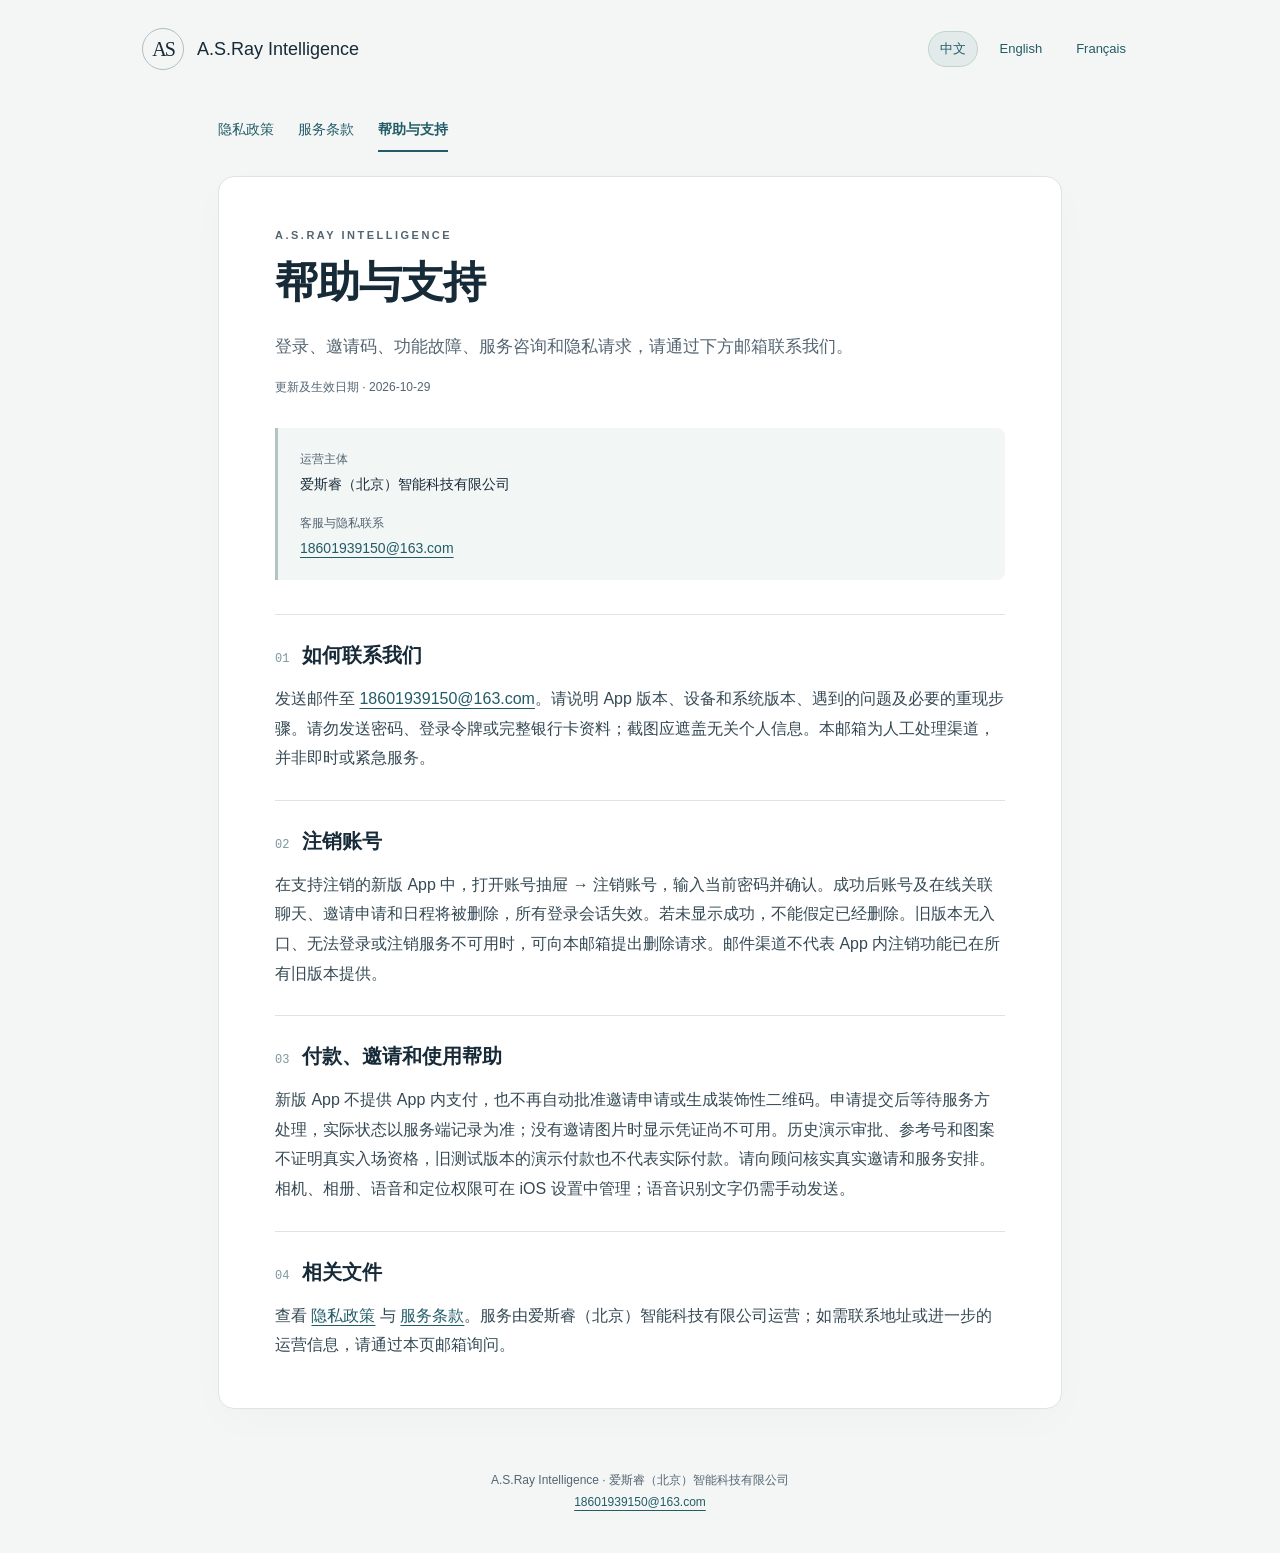
<file: zh/support.html>
<!doctype html>
<html lang="zh-Hans"><head><meta charset="utf-8"><meta name="viewport" content="width=device-width, initial-scale=1"><meta name="description" content="登录、邀请码、功能故障、服务咨询和隐私请求，请通过下方邮箱联系我们。"><title>帮助与支持 · A.S.Ray Intelligence</title><link rel="stylesheet" href="../style.css"></head>
<body><header><a class="brand" href="../index.html"><span class="mark">AS</span><span>A.S.Ray <strong>Intelligence</strong></span></a><nav class="languages" aria-label="Language"><a href="../zh/support.html" lang="zh-Hans" aria-current="true">中文</a><a href="../en/support.html" lang="en">English</a><a href="../fr/support.html" lang="fr">Français</a></nav></header>
<main><nav class="documents" aria-label="Documents"><a href="privacy.html">隐私政策</a><a href="terms.html">服务条款</a><a href="support.html" aria-current="page">帮助与支持</a></nav><article><p class="eyebrow">A.S.RAY INTELLIGENCE</p><h1>帮助与支持</h1><p class="intro">登录、邀请码、功能故障、服务咨询和隐私请求，请通过下方邮箱联系我们。</p><p class="date">更新及生效日期 · 2026-10-29</p>
<aside><p><strong>运营主体</strong><br>爱斯睿（北京）智能科技有限公司</p><p><strong>客服与隐私联系</strong><br><a href="mailto:18601939150@163.com">18601939150@163.com</a></p></aside>
<section><h2><span>01</span>如何联系我们</h2><p>发送邮件至 <a href="mailto:18601939150@163.com">18601939150@163.com</a>。请说明 App 版本、设备和系统版本、遇到的问题及必要的重现步骤。请勿发送密码、登录令牌或完整银行卡资料；截图应遮盖无关个人信息。本邮箱为人工处理渠道，并非即时或紧急服务。</p></section>
<section><h2><span>02</span>注销账号</h2><p>在支持注销的新版 App 中，打开账号抽屉 → 注销账号，输入当前密码并确认。成功后账号及在线关联聊天、邀请申请和日程将被删除，所有登录会话失效。若未显示成功，不能假定已经删除。旧版本无入口、无法登录或注销服务不可用时，可向本邮箱提出删除请求。邮件渠道不代表 App 内注销功能已在所有旧版本提供。</p></section>
<section><h2><span>03</span>付款、邀请和使用帮助</h2><p>新版 App 不提供 App 内支付，也不再自动批准邀请申请或生成装饰性二维码。申请提交后等待服务方处理，实际状态以服务端记录为准；没有邀请图片时显示凭证尚不可用。历史演示审批、参考号和图案不证明真实入场资格，旧测试版本的演示付款也不代表实际付款。请向顾问核实真实邀请和服务安排。相机、相册、语音和定位权限可在 iOS 设置中管理；语音识别文字仍需手动发送。</p></section>
<section><h2><span>04</span>相关文件</h2><p>查看 <a href="privacy.html">隐私政策</a> 与 <a href="terms.html">服务条款</a>。服务由爱斯睿（北京）智能科技有限公司运营；如需联系地址或进一步的运营信息，请通过本页邮箱询问。</p></section>
</article></main><footer>A.S.Ray Intelligence · 爱斯睿（北京）智能科技有限公司<br><a href="mailto:18601939150@163.com">18601939150@163.com</a></footer></body></html>
</file>
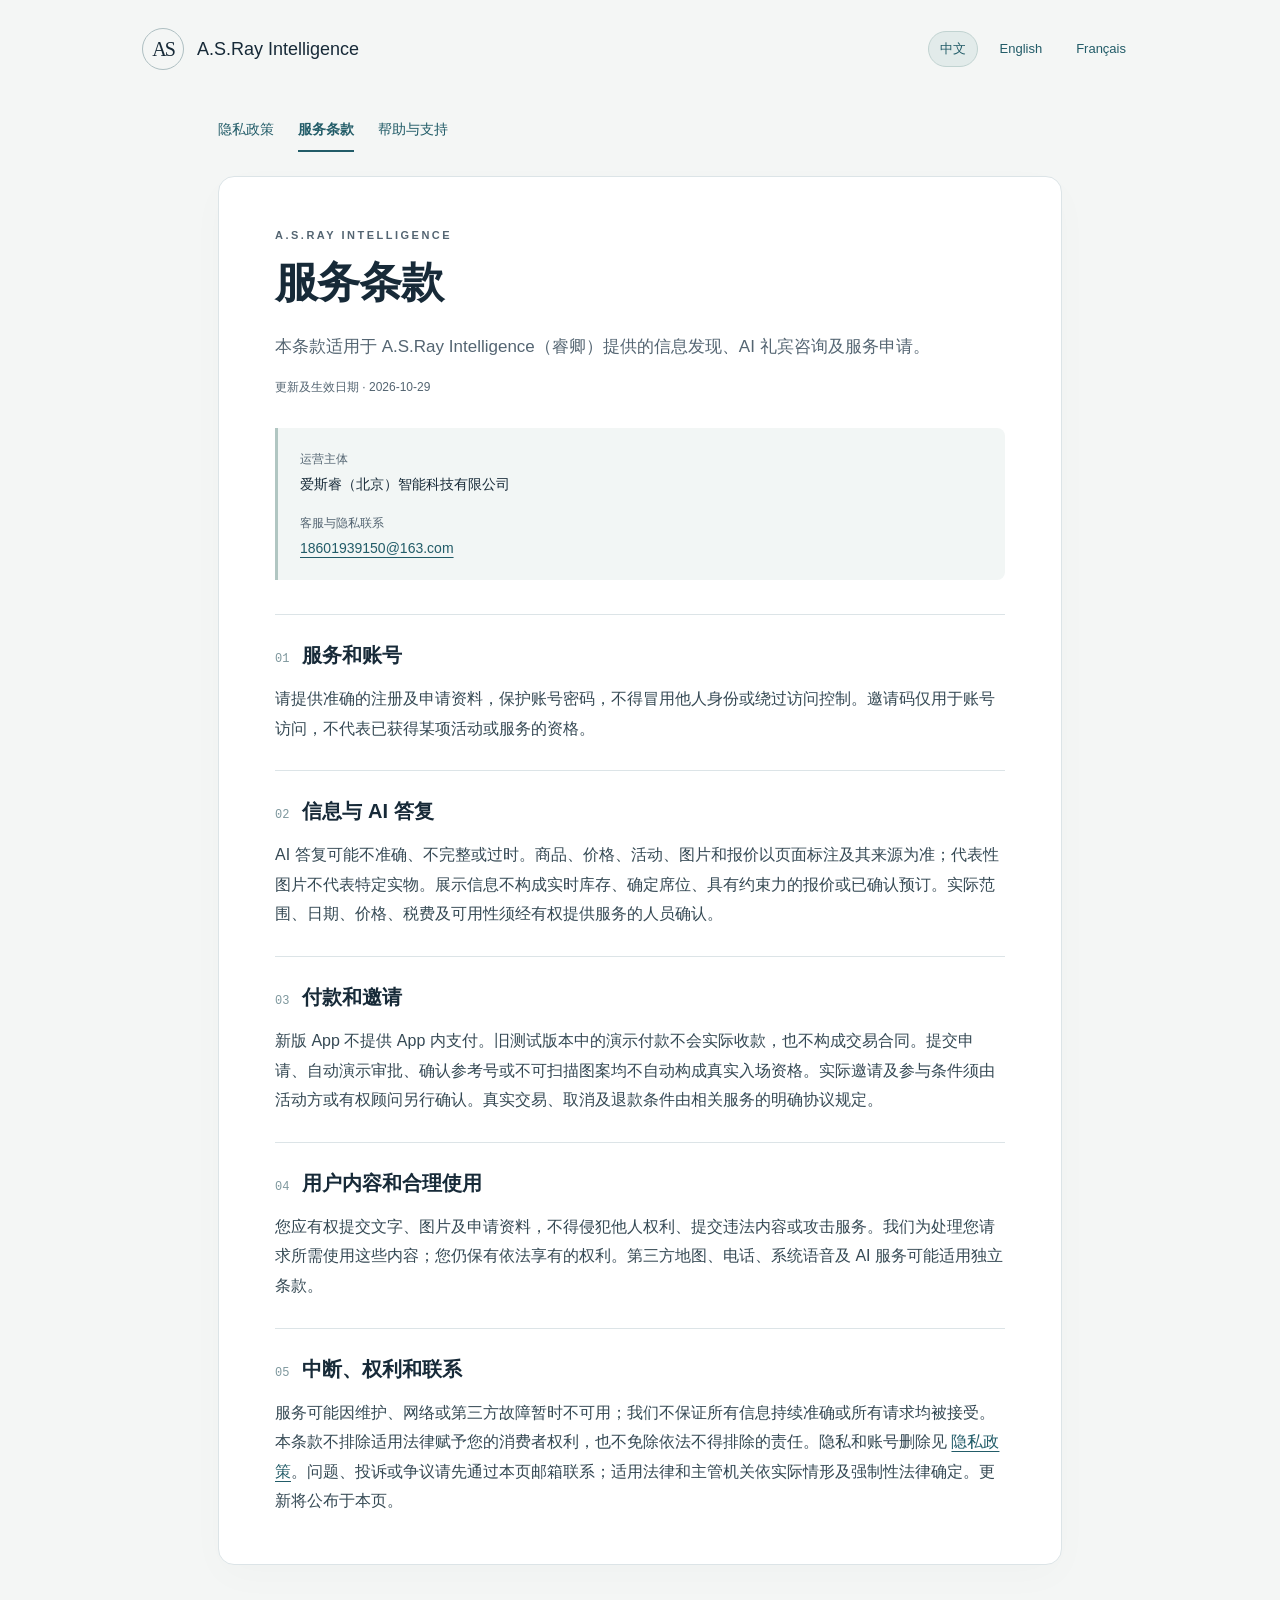
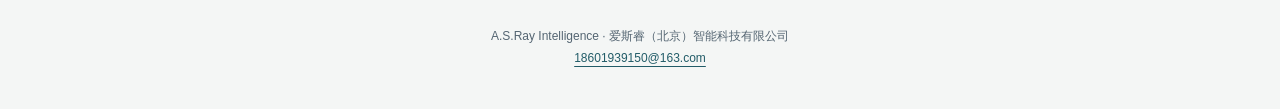
<file: zh/terms.html>
<!doctype html>
<html lang="zh-Hans"><head><meta charset="utf-8"><meta name="viewport" content="width=device-width, initial-scale=1"><meta name="description" content="本条款适用于 A.S.Ray Intelligence（睿卿）提供的信息发现、AI 礼宾咨询及服务申请。"><title>服务条款 · A.S.Ray Intelligence</title><link rel="stylesheet" href="../style.css"></head>
<body><header><a class="brand" href="../index.html"><span class="mark">AS</span><span>A.S.Ray <strong>Intelligence</strong></span></a><nav class="languages" aria-label="Language"><a href="../zh/terms.html" lang="zh-Hans" aria-current="true">中文</a><a href="../en/terms.html" lang="en">English</a><a href="../fr/terms.html" lang="fr">Français</a></nav></header>
<main><nav class="documents" aria-label="Documents"><a href="privacy.html">隐私政策</a><a href="terms.html" aria-current="page">服务条款</a><a href="support.html">帮助与支持</a></nav><article><p class="eyebrow">A.S.RAY INTELLIGENCE</p><h1>服务条款</h1><p class="intro">本条款适用于 A.S.Ray Intelligence（睿卿）提供的信息发现、AI 礼宾咨询及服务申请。</p><p class="date">更新及生效日期 · 2026-10-29</p>
<aside><p><strong>运营主体</strong><br>爱斯睿（北京）智能科技有限公司</p><p><strong>客服与隐私联系</strong><br><a href="mailto:18601939150@163.com">18601939150@163.com</a></p></aside>
<section><h2><span>01</span>服务和账号</h2><p>请提供准确的注册及申请资料，保护账号密码，不得冒用他人身份或绕过访问控制。邀请码仅用于账号访问，不代表已获得某项活动或服务的资格。</p></section>
<section><h2><span>02</span>信息与 AI 答复</h2><p>AI 答复可能不准确、不完整或过时。商品、价格、活动、图片和报价以页面标注及其来源为准；代表性图片不代表特定实物。展示信息不构成实时库存、确定席位、具有约束力的报价或已确认预订。实际范围、日期、价格、税费及可用性须经有权提供服务的人员确认。</p></section>
<section><h2><span>03</span>付款和邀请</h2><p>新版 App 不提供 App 内支付。旧测试版本中的演示付款不会实际收款，也不构成交易合同。提交申请、自动演示审批、确认参考号或不可扫描图案均不自动构成真实入场资格。实际邀请及参与条件须由活动方或有权顾问另行确认。真实交易、取消及退款条件由相关服务的明确协议规定。</p></section>
<section><h2><span>04</span>用户内容和合理使用</h2><p>您应有权提交文字、图片及申请资料，不得侵犯他人权利、提交违法内容或攻击服务。我们为处理您请求所需使用这些内容；您仍保有依法享有的权利。第三方地图、电话、系统语音及 AI 服务可能适用独立条款。</p></section>
<section><h2><span>05</span>中断、权利和联系</h2><p>服务可能因维护、网络或第三方故障暂时不可用；我们不保证所有信息持续准确或所有请求均被接受。本条款不排除适用法律赋予您的消费者权利，也不免除依法不得排除的责任。隐私和账号删除见 <a href="privacy.html">隐私政策</a>。问题、投诉或争议请先通过本页邮箱联系；适用法律和主管机关依实际情形及强制性法律确定。更新将公布于本页。</p></section>
</article></main><footer>A.S.Ray Intelligence · 爱斯睿（北京）智能科技有限公司<br><a href="mailto:18601939150@163.com">18601939150@163.com</a></footer></body></html>
</file>
<file: style.css>
:root{color-scheme:light;--ink:#172a38;--muted:#546572;--line:#dce4e7;--accent:#225c68;--paper:#fff;--bg:#f4f6f5}*{box-sizing:border-box}body{margin:0;background:var(--bg);color:var(--ink);font:16px/1.85 -apple-system,BlinkMacSystemFont,"Segoe UI","PingFang SC",sans-serif;overflow-wrap:anywhere}a{color:var(--accent);text-underline-offset:4px}a:hover{color:#122c33}a:focus-visible{outline:3px solid #b58134;outline-offset:5px;border-radius:4px}header{max-width:1060px;margin:auto;padding:28px 32px;display:flex;align-items:center;justify-content:space-between;gap:24px;flex-wrap:wrap}.brand{display:flex;align-items:center;gap:13px;font-size:18px;text-decoration:none;color:var(--ink);line-height:1.35}.brand strong{font-weight:500}.mark{width:42px;height:42px;border:1px solid #aebfc2;display:grid;place-items:center;font:20px Georgia,serif;letter-spacing:-2px;border-radius:50%}.languages,.documents{display:flex;gap:10px;flex-wrap:wrap}.languages a{font-size:13px;padding:5px 11px;text-decoration:none;border:1px solid transparent;border-radius:18px}.languages [aria-current]{background:#e2ebea;border-color:#c1d3d1}.documents{padding:0 0 24px;gap:12px 24px}.documents a{font-size:14px;text-decoration:none;padding:7px 0}.documents [aria-current]{font-weight:700;border-bottom:2px solid var(--accent)}main{max-width:900px;margin:12px auto 60px;padding:0 28px}article{background:var(--paper);border:1px solid var(--line);border-radius:16px;padding:48px 56px;box-shadow:0 12px 40px #172a3805}.eyebrow{font-size:11px;letter-spacing:2.5px;color:var(--muted);font-weight:600;margin:0 0 12px}h1{font-size:clamp(30px,5vw,43px);line-height:1.2;font-weight:600;letter-spacing:-1px;margin:0 0 22px}.intro{font-size:17px;color:var(--muted);margin:0 0 14px}.date{font-size:12px;color:var(--muted);margin:0 0 30px}aside{background:#f2f6f5;border-left:3px solid #b1c6c2;padding:18px 22px;margin:25px 0 34px;border-radius:0 8px 8px 0;font-size:14px}aside p{margin:0 0 12px}aside p:last-child{margin:0}aside strong{font-size:12px;color:var(--muted);font-weight:500}section{border-top:1px solid var(--line);padding-top:25px;margin-top:27px}h2{font-size:20px;line-height:1.5;margin:0 0 14px;font-weight:600;display:flex;gap:13px;align-items:baseline}h2 span{color:#7d979d;font:12px/1.5 ui-monospace,monospace;flex-shrink:0}section p{margin:0;color:#354954}footer{max-width:900px;margin:auto;padding:0 28px 40px;color:var(--muted);font-size:12px;text-align:center}@media(max-width:600px){header{padding:20px;gap:16px}.brand{font-size:16px}.languages{gap:4px}main{padding:0 14px;margin-top:6px}article{padding:30px 22px;border-radius:12px}h2{font-size:18px}.documents{gap:8px 16px}.documents a{font-size:13px}aside{padding:15px 17px}}@media print{body{background:#fff}header,.documents,.languages{display:none}main{max-width:none;padding:0}article{border:0;box-shadow:none;padding:0}section{break-inside:avoid}a{color:inherit}}
</file>
